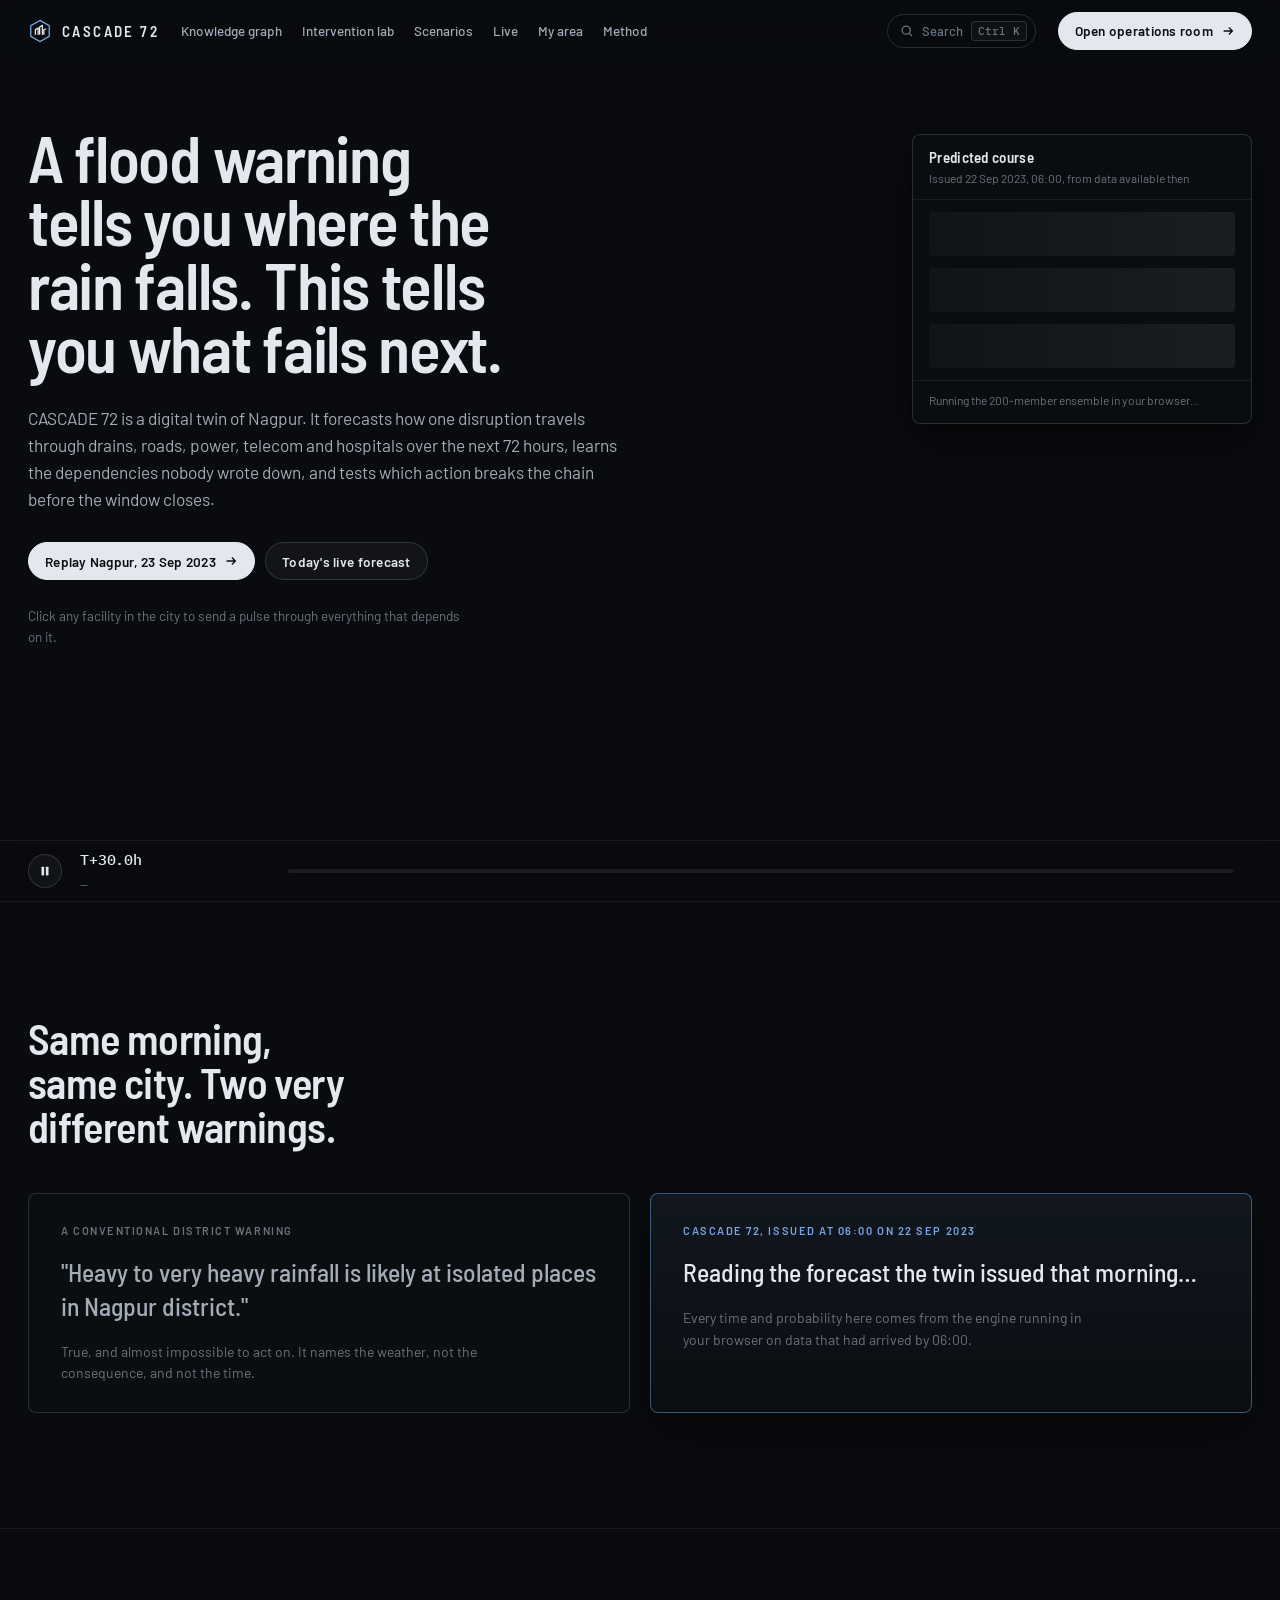
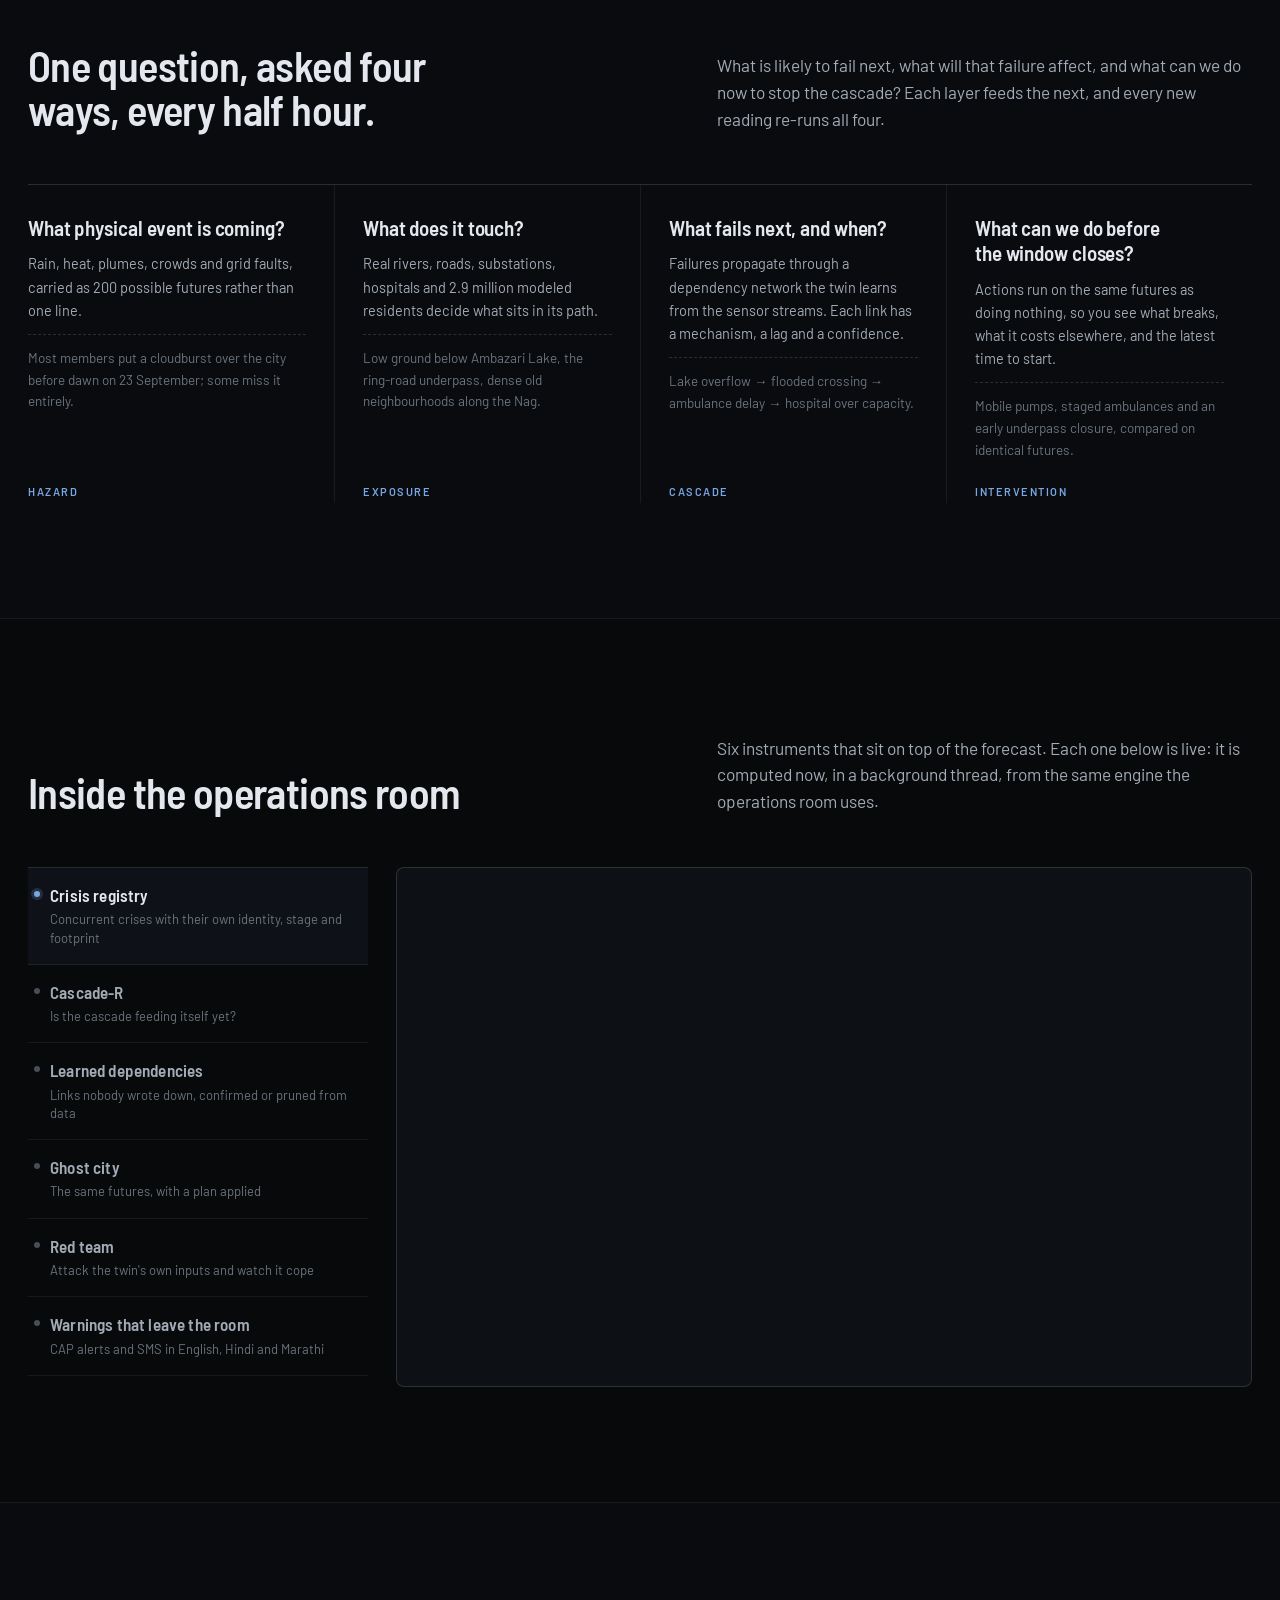
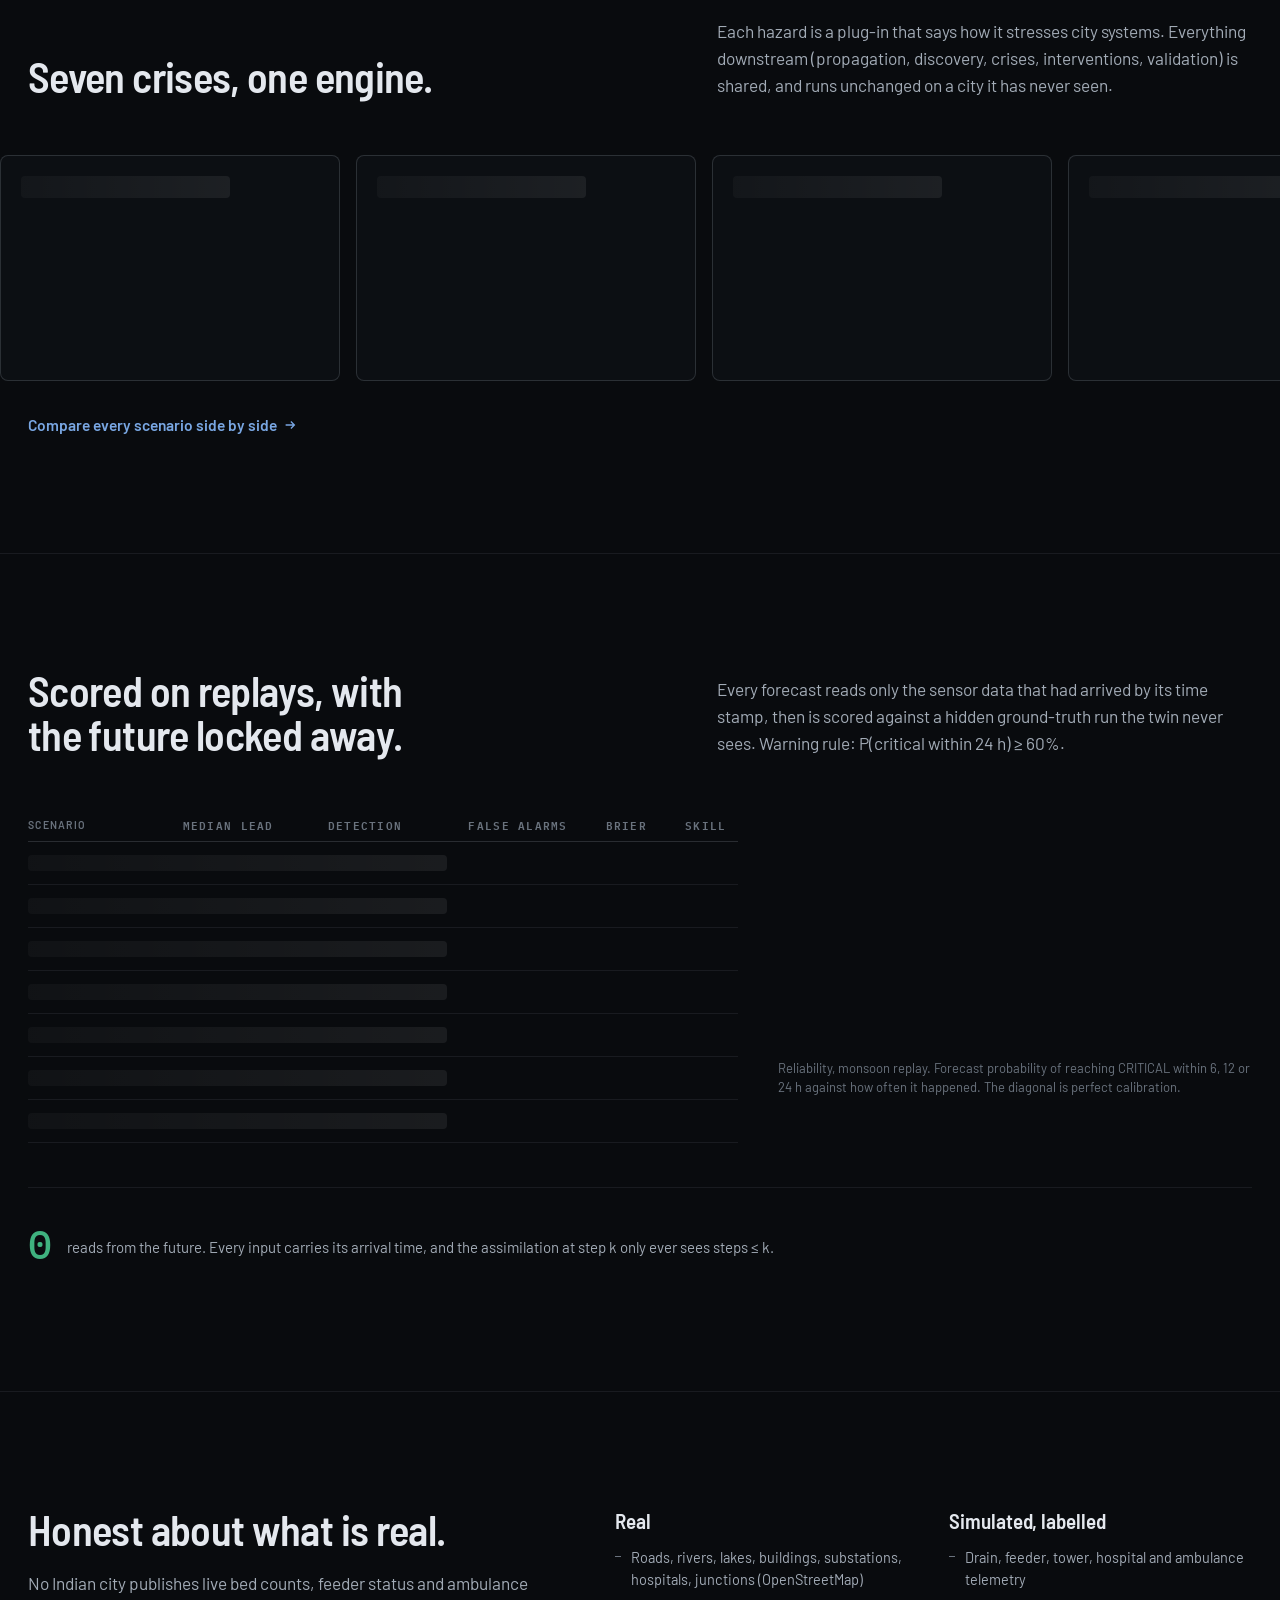
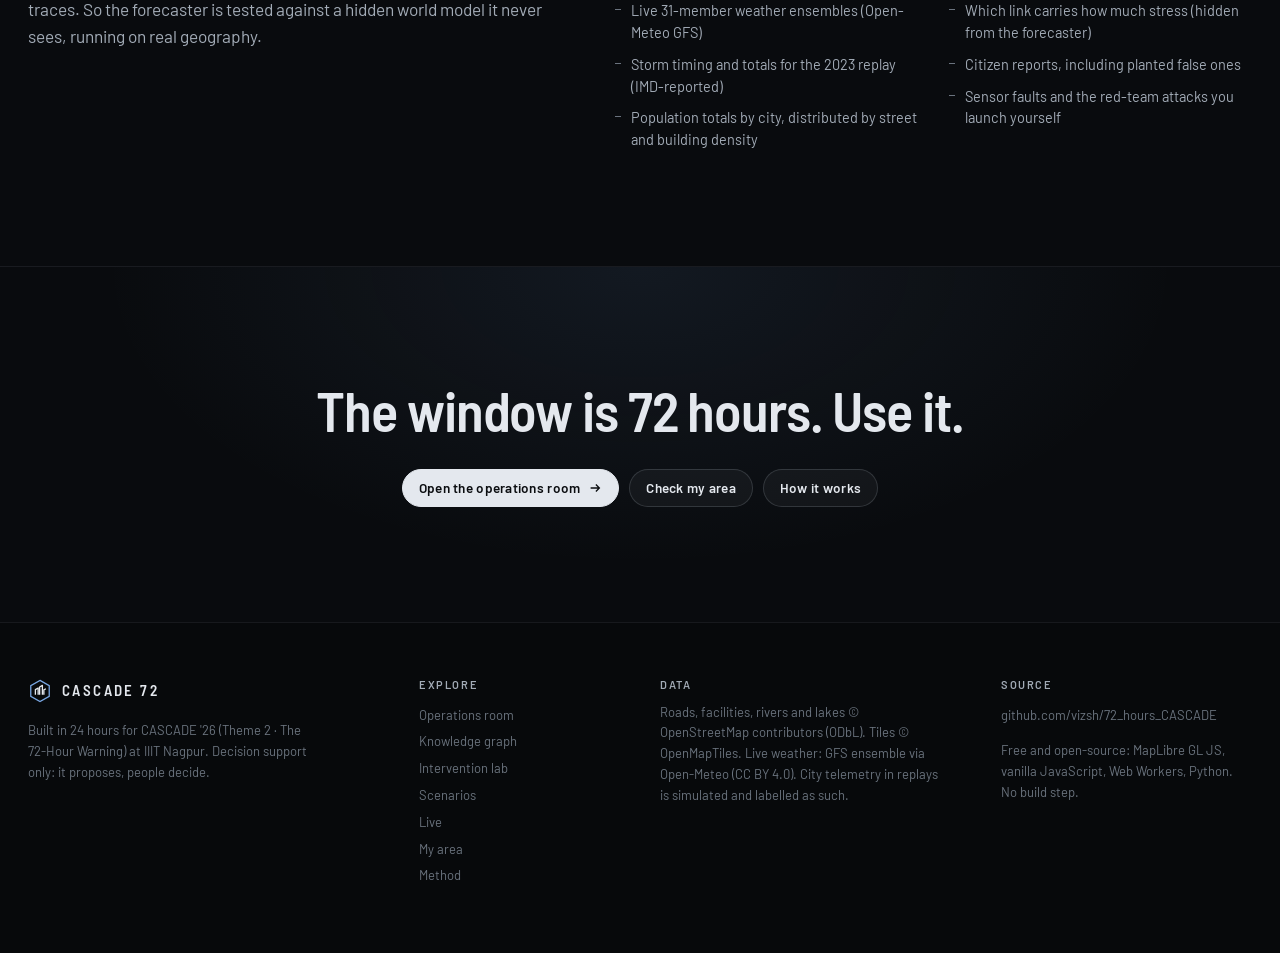
<file: index.html>
<!doctype html>
<html lang="en">
<head>
<meta charset="utf-8">
<meta name="viewport" content="width=device-width, initial-scale=1, viewport-fit=cover">
<title>CASCADE 72 · The 72-hour warning for cities</title>
<meta name="description" content="A digital twin of Nagpur that forecasts how a crisis cascades through drains, roads, power, telecom and hospitals up to 72 hours ahead, learns hidden dependencies, and tests which action breaks the chain.">
<meta name="theme-color" content="#090b0e">
<link rel="icon" href="data:image/svg+xml,%3Csvg xmlns='http://www.w3.org/2000/svg' viewBox='0 0 26 26'%3E%3Crect width='26' height='26' rx='5' fill='%23090b0e'/%3E%3Cpath d='M13 2.5 22 7.7v10.6L13 23.5 4 18.3V7.7z' fill='none' stroke='%2379a7e3' stroke-width='1.6'/%3E%3Cpath d='M8.5 16.5v-5l2.7-1.5v6.5M12.8 16.5V8.8l2.7-1.5v9.2' fill='none' stroke='%23e4e8ee' stroke-width='1.6'/%3E%3C/svg%3E">
<link rel="preconnect" href="https://fonts.googleapis.com">
<link rel="preconnect" href="https://fonts.gstatic.com" crossorigin>
<link rel="stylesheet" href="https://fonts.googleapis.com/css2?family=Barlow:wght@400;500;600;700&family=Barlow+Semi+Condensed:wght@500;600;700&family=IBM+Plex+Mono:wght@400;500;600&family=Noto+Sans+Devanagari:wght@400;500&display=swap">
<link rel="stylesheet" href="src/css/tokens.css">
<link rel="stylesheet" href="src/css/base.css">
<link rel="stylesheet" href="src/css/site.css">
<link rel="stylesheet" href="src/css/pages.css">
</head>
<body class="page-home">
<header id="site-header"></header>

<main>
  <section class="hero" aria-label="Nagpur, 23 September 2023, replayed">
    <canvas id="heroCity" class="hero-canvas" role="img" aria-label="Nagpur as columns of light: population warms with the risk of the facility it depends on, and stress travels between facilities as pulses."></canvas>
    <div class="wrap hero-grid">
      <div class="hero-copy">
        <h1 class="display">A flood warning tells you where the rain falls. This tells you what fails next.</h1>
        <p class="lede">CASCADE 72 is a digital twin of Nagpur. It forecasts how one disruption travels through drains, roads, power, telecom and hospitals over the next 72 hours, learns the dependencies nobody wrote down, and tests which action breaks the chain before the window closes.</p>
        <div class="actions">
          <a class="btn primary" href="twin.html?scenario=monsoon2023">Replay Nagpur, 23 Sep 2023 <svg viewBox="0 0 16 16" width="14" height="14" fill="none" stroke="currentColor" stroke-width="1.5" aria-hidden="true"><path d="M3 8h10M9 4l4 4-4 4"/></svg></a>
          <a class="btn" href="live.html">Today's live forecast</a>
        </div>
        <p class="hero-hint" id="heroHint">Click any facility in the city to send a pulse through everything that depends on it.</p>
      </div>
      <aside class="course" id="course" aria-live="polite">
        <div class="course-head">
          <div class="course-title">Predicted course</div>
          <div class="course-sub" id="courseSub">Issued 22 Sep 2023, 06:00, from data available then</div>
        </div>
        <ol class="course-list" id="courseList">
          <li class="skeleton" style="height:44px"></li><li class="skeleton" style="height:44px"></li><li class="skeleton" style="height:44px"></li>
        </ol>
        <div class="course-foot" id="courseFoot">Running the 200-member ensemble in your browser…</div>
      </aside>
    </div>
    <div class="hero-ticker">
      <div class="wrap ticker-row">
        <button class="tick-play" id="heroPlay" type="button" aria-label="Pause replay" aria-pressed="true">
          <svg viewBox="0 0 16 16" width="14" height="14" aria-hidden="true"><rect x="4" y="3" width="3" height="10" rx="0.8" fill="currentColor"/><rect x="9" y="3" width="3" height="10" rx="0.8" fill="currentColor"/></svg>
        </button>
        <div class="tick-clock"><span class="mono" id="heroT">T+30.0h</span><span id="heroClock">—</span></div>
        <div class="tick-track" id="heroTrack" aria-hidden="true"><i id="heroFill"></i><b id="heroMark"></b></div>
        <div class="tick-stats mono" id="heroStats"></div>
      </div>
    </div>
  </section>

  <section class="band" id="compare">
    <div class="wrap compare">
      <h2 class="h2">Same morning, same city. Two very different warnings.</h2>
      <div class="compare-grid">
        <figure class="quote plain">
          <figcaption>A conventional district warning</figcaption>
          <blockquote>"Heavy to very heavy rainfall is likely at isolated places in Nagpur district."</blockquote>
          <p>True, and almost impossible to act on. It names the weather, not the consequence, and not the time.</p>
        </figure>
        <figure class="quote lit">
          <figcaption>CASCADE 72, issued at 06:00 on 22 Sep 2023</figcaption>
          <blockquote id="compareText">Reading the forecast the twin issued that morning…</blockquote>
          <p id="compareNote">Every time and probability here comes from the engine running in your browser on data that had arrived by 06:00.</p>
        </figure>
      </div>
    </div>
  </section>

  <section class="band" id="how">
    <div class="wrap">
      <div class="sec-intro">
        <h2 class="h2">One question, asked four ways, every half hour.</h2>
        <p class="lede">What is likely to fail next, what will that failure affect, and what can we do now to stop the cascade? Each layer feeds the next, and every new reading re-runs all four.</p>
      </div>
      <ol class="layers">
        <li><h3 class="h3">What physical event is coming?</h3><p>Rain, heat, plumes, crowds and grid faults, carried as 200 possible futures rather than one line.</p><p class="eg">Most members put a cloudburst over the city before dawn on 23 September; some miss it entirely.</p><span class="layer-name">Hazard</span></li>
        <li><h3 class="h3">What does it touch?</h3><p>Real rivers, roads, substations, hospitals and 2.9 million modeled residents decide what sits in its path.</p><p class="eg">Low ground below Ambazari Lake, the ring-road underpass, dense old neighbourhoods along the Nag.</p><span class="layer-name">Exposure</span></li>
        <li><h3 class="h3">What fails next, and when?</h3><p>Failures propagate through a dependency network the twin learns from the sensor streams. Each link has a mechanism, a lag and a confidence.</p><p class="eg">Lake overflow → flooded crossing → ambulance delay → hospital over capacity.</p><span class="layer-name">Cascade</span></li>
        <li><h3 class="h3">What can we do before the window closes?</h3><p>Actions run on the same futures as doing nothing, so you see what breaks, what it costs elsewhere, and the latest time to start.</p><p class="eg">Mobile pumps, staged ambulances and an early underpass closure, compared on identical futures.</p><span class="layer-name">Intervention</span></li>
      </ol>
    </div>
  </section>

  <section class="band sunk" id="inside">
    <div class="wrap">
      <div class="sec-intro">
        <h2 class="h2">Inside the operations room</h2>
        <p class="lede">Six instruments that sit on top of the forecast. Each one below is live: it is computed now, in a background thread, from the same engine the operations room uses.</p>
      </div>
      <div class="explorer">
        <div class="explorer-tabs" role="tablist" aria-label="Capabilities">
          <button role="tab" aria-selected="true" data-cap="crises"><b>Crisis registry</b><span>Concurrent crises with their own identity, stage and footprint</span></button>
          <button role="tab" aria-selected="false" data-cap="cascader"><b>Cascade-R</b><span>Is the cascade feeding itself yet?</span></button>
          <button role="tab" aria-selected="false" data-cap="graph"><b>Learned dependencies</b><span>Links nobody wrote down, confirmed or pruned from data</span></button>
          <button role="tab" aria-selected="false" data-cap="ghost"><b>Ghost city</b><span>The same futures, with a plan applied</span></button>
          <button role="tab" aria-selected="false" data-cap="red"><b>Red team</b><span>Attack the twin's own inputs and watch it cope</span></button>
          <button role="tab" aria-selected="false" data-cap="comms"><b>Warnings that leave the room</b><span>CAP alerts and SMS in English, Hindi and Marathi</span></button>
        </div>
        <div class="explorer-stage panel" id="stage" role="tabpanel" aria-live="polite"></div>
      </div>
    </div>
  </section>

  <section class="band" id="scenarios">
    <div class="wrap">
      <div class="sec-intro">
        <h2 class="h2">Seven crises, one engine.</h2>
        <p class="lede">Each hazard is a plug-in that says how it stresses city systems. Everything downstream (propagation, discovery, crises, interventions, validation) is shared, and runs unchanged on a city it has never seen.</p>
      </div>
    </div>
    <div class="strip" id="strip" aria-label="Scenarios"></div>
    <div class="wrap strip-foot"><a class="text-link" href="scenarios.html">Compare every scenario side by side <svg viewBox="0 0 16 16" width="14" height="14" fill="none" stroke="currentColor" stroke-width="1.5" aria-hidden="true"><path d="M3 8h10M9 4l4 4-4 4"/></svg></a></div>
  </section>

  <section class="band" id="proof">
    <div class="wrap">
      <div class="sec-intro">
        <h2 class="h2">Scored on replays, with the future locked away.</h2>
        <p class="lede">Every forecast reads only the sensor data that had arrived by its time stamp, then is scored against a hidden ground-truth run the twin never sees. Warning rule: P(critical within 24 h) ≥ 60%.</p>
      </div>
      <div class="proof-grid">
        <div class="table-scroll"><table class="dtable" id="scoreTable"><thead><tr><th>Scenario</th><th class="n">Median lead</th><th class="n">Detection</th><th class="n">False alarms</th><th class="n">Brier</th><th class="n">Skill</th></tr></thead><tbody></tbody></table></div>
        <figure class="reliab">
          <canvas class="chart" id="relChart" style="height:240px"></canvas>
          <figcaption>Reliability, monsoon replay. Forecast probability of reaching CRITICAL within 6, 12 or 24 h against how often it happened. The diagonal is perfect calibration.</figcaption>
        </figure>
      </div>
      <p class="future-lock"><span class="mono">0</span> reads from the future. Every input carries its arrival time, and the assimilation at step k only ever sees steps ≤ k.</p>
    </div>
  </section>

  <section class="band" id="honest">
    <div class="wrap honest">
      <div>
        <h2 class="h2">Honest about what is real.</h2>
        <p class="lede">No Indian city publishes live bed counts, feeder status and ambulance traces. So the forecaster is tested against a hidden world model it never sees, running on real geography.</p>
      </div>
      <div class="honest-lists">
        <div><h3 class="h3">Real</h3><ul><li>Roads, rivers, lakes, buildings, substations, hospitals, junctions (OpenStreetMap)</li><li>Live 31-member weather ensembles (Open-Meteo GFS)</li><li>Storm timing and totals for the 2023 replay (IMD-reported)</li><li>Population totals by city, distributed by street and building density</li></ul></div>
        <div><h3 class="h3">Simulated, labelled</h3><ul><li>Drain, feeder, tower, hospital and ambulance telemetry</li><li>Which link carries how much stress (hidden from the forecaster)</li><li>Citizen reports, including planted false ones</li><li>Sensor faults and the red-team attacks you launch yourself</li></ul></div>
      </div>
    </div>
  </section>

  <section class="band cta-band">
    <div class="wrap cta">
      <h2 class="h1">The window is 72 hours. Use it.</h2>
      <div class="actions">
        <a class="btn primary" href="twin.html">Open the operations room <svg viewBox="0 0 16 16" width="14" height="14" fill="none" stroke="currentColor" stroke-width="1.5" aria-hidden="true"><path d="M3 8h10M9 4l4 4-4 4"/></svg></a>
        <a class="btn" href="citizen.html">Check my area</a>
        <a class="btn" href="method.html">How it works</a>
      </div>
    </div>
  </section>
</main>

<footer id="site-footer"></footer>

<script src="src/js/data/geodata_nagpur.js"></script>
<script src="src/js/core.js"></script>
<script src="src/js/engine/scenarios.js"></script>
<script src="src/js/site/site.js"></script>
<script src="src/js/site/citycanvas.js"></script>
<script src="src/js/site/home.js"></script>
</body>
</html>
</file>
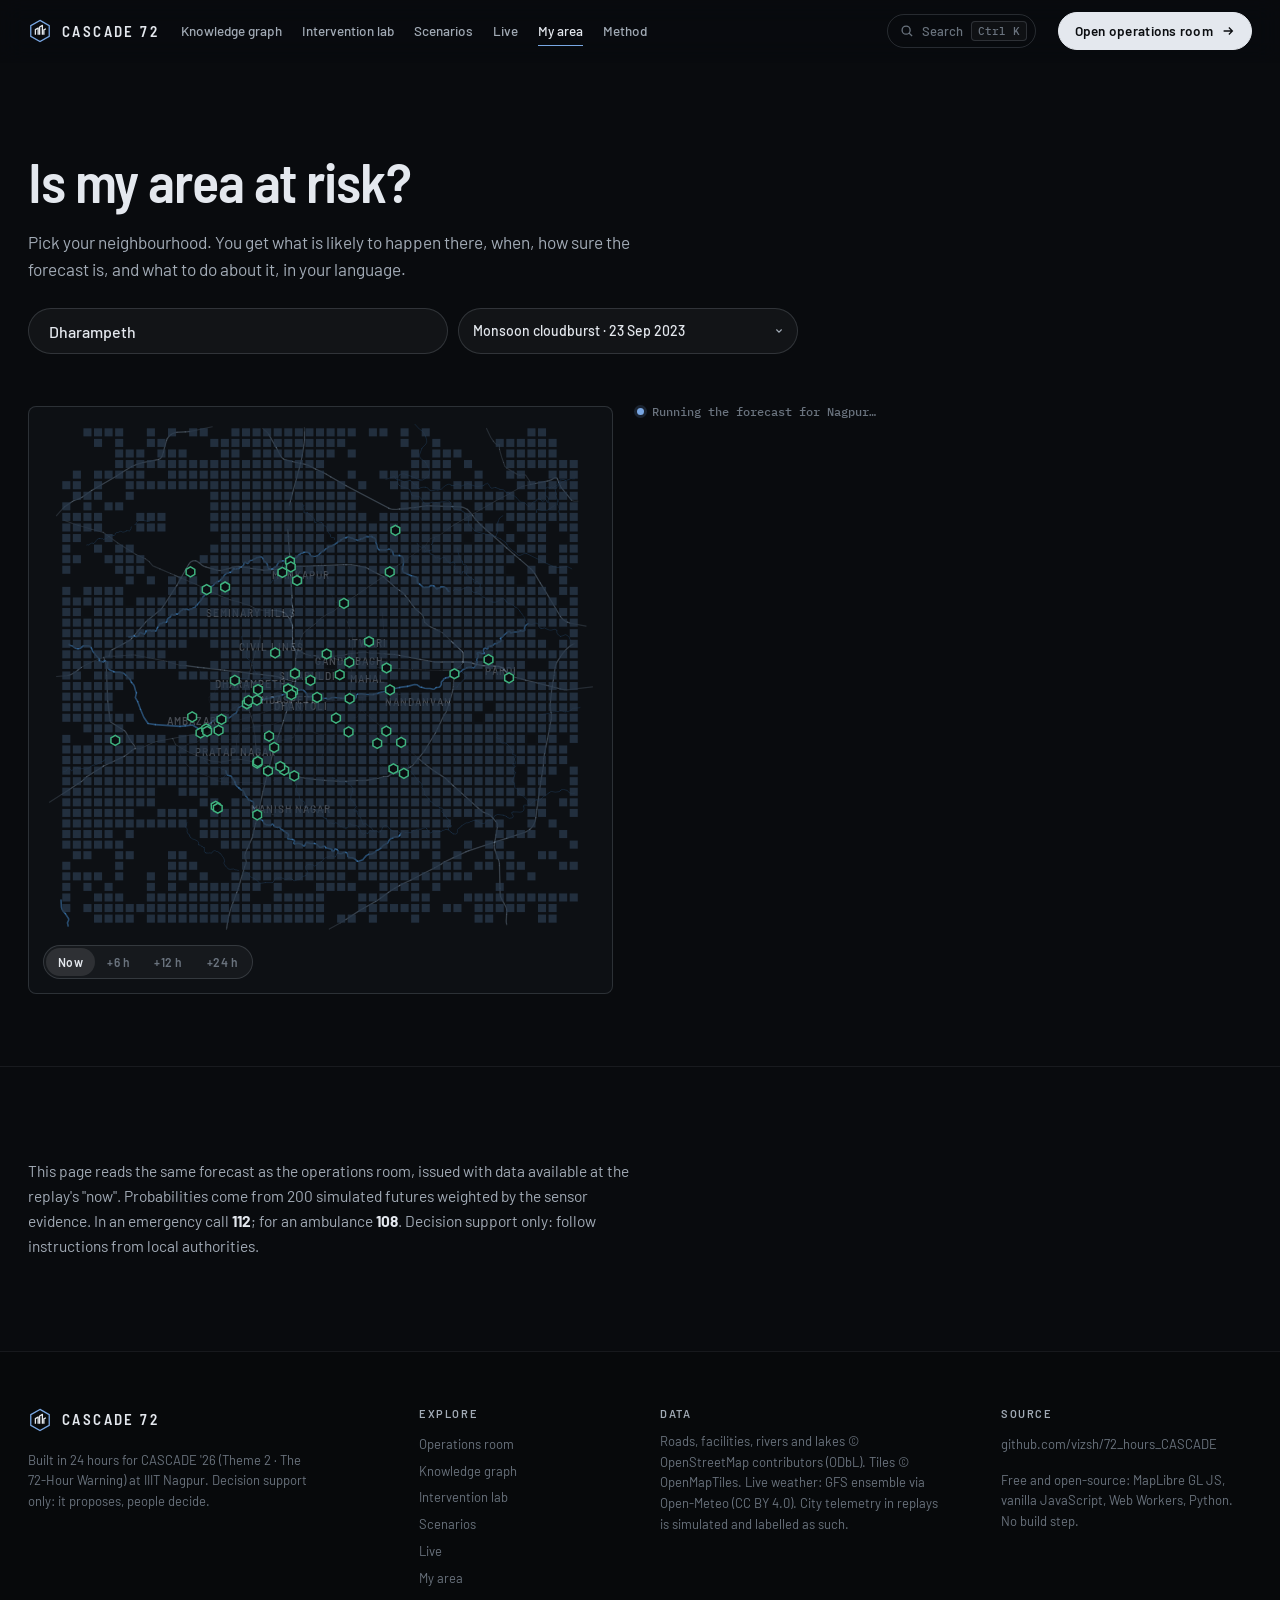
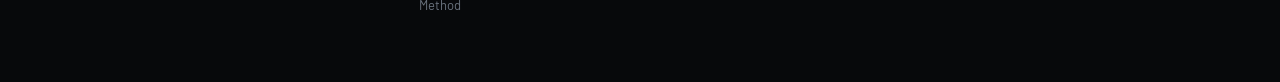
<file: citizen.html>
<!doctype html>
<html lang="en">
<head>
<meta charset="utf-8">
<meta name="viewport" content="width=device-width, initial-scale=1, viewport-fit=cover">
<title>My area · CASCADE 72</title>
<meta name="description" content="Is my neighbourhood at risk in the next 72 hours? A plain-language forecast for Nagpur residents, with what to do in English, Hindi and Marathi.">
<meta name="theme-color" content="#090b0e">
<link rel="icon" href="data:image/svg+xml,%3Csvg xmlns='http://www.w3.org/2000/svg' viewBox='0 0 26 26'%3E%3Crect width='26' height='26' rx='5' fill='%23090b0e'/%3E%3Cpath d='M13 2.5 22 7.7v10.6L13 23.5 4 18.3V7.7z' fill='none' stroke='%2379a7e3' stroke-width='1.6'/%3E%3Cpath d='M8.5 16.5v-5l2.7-1.5v6.5M12.8 16.5V8.8l2.7-1.5v9.2' fill='none' stroke='%23e4e8ee' stroke-width='1.6'/%3E%3C/svg%3E">
<link rel="preconnect" href="https://fonts.googleapis.com">
<link rel="preconnect" href="https://fonts.gstatic.com" crossorigin>
<link rel="stylesheet" href="https://fonts.googleapis.com/css2?family=Barlow:wght@400;500;600;700&family=Barlow+Semi+Condensed:wght@500;600;700&family=IBM+Plex+Mono:wght@400;500;600&family=Noto+Sans+Devanagari:wght@400;500;600&display=swap">
<link rel="stylesheet" href="src/css/tokens.css">
<link rel="stylesheet" href="src/css/base.css">
<link rel="stylesheet" href="src/css/site.css">
<link rel="stylesheet" href="src/css/pages.css">
</head>
<body class="page-citizen">
<header id="site-header"></header>
<main>
  <section class="wrap page-head citizen-head">
    <h1 class="h1">Is my area at risk?</h1>
    <p class="lede">Pick your neighbourhood. You get what is likely to happen there, when, how sure the forecast is, and what to do about it, in your language.</p>
    <div class="citizen-search">
      <input class="field" id="cArea" list="cAreas" placeholder="Dharampeth, Sitabuldi, Mankapur…" aria-label="Your area" autocomplete="off">
      <datalist id="cAreas"></datalist>
      <select class="field" id="cScen" aria-label="Situation"></select>
    </div>
  </section>

  <section class="wrap citizen-body">
    <div class="citizen-map panel">
      <canvas id="cMap" aria-label="Map of Nagpur neighbourhoods coloured by forecast risk. Click to choose an area."></canvas>
      <div class="cmap-bar">
        <div class="seg" id="cH" role="group" aria-label="Forecast horizon"><button type="button" data-h="0" aria-pressed="true">Now</button><button type="button" data-h="6" aria-pressed="false">+6 h</button><button type="button" data-h="12" aria-pressed="false">+12 h</button><button type="button" data-h="24" aria-pressed="false">+24 h</button></div>
        <span class="mono dim" id="cAsOf"></span>
      </div>
    </div>
    <article class="citizen-card" id="cCard" aria-live="polite">
      <div class="skeleton" style="height:120px"></div><div class="skeleton" style="height:180px;margin-top:16px"></div>
    </article>
  </section>

  <section class="band tight">
    <div class="wrap citizen-foot">
      <p class="body">This page reads the same forecast as the operations room, issued with data available at the replay's "now". Probabilities come from 200 simulated futures weighted by the sensor evidence. In an emergency call <b>112</b>; for an ambulance <b>108</b>. Decision support only: follow instructions from local authorities.</p>
    </div>
  </section>
</main>
<footer id="site-footer"></footer>
<script src="src/js/data/geodata_nagpur.js"></script>
<script src="src/js/core.js"></script>
<script src="src/js/engine/scenarios.js"></script>
<script src="src/js/site/site.js"></script>
<script src="src/js/site/citycanvas.js"></script>
<script src="src/js/site/citizen.js"></script>
</body>
</html>
</file>
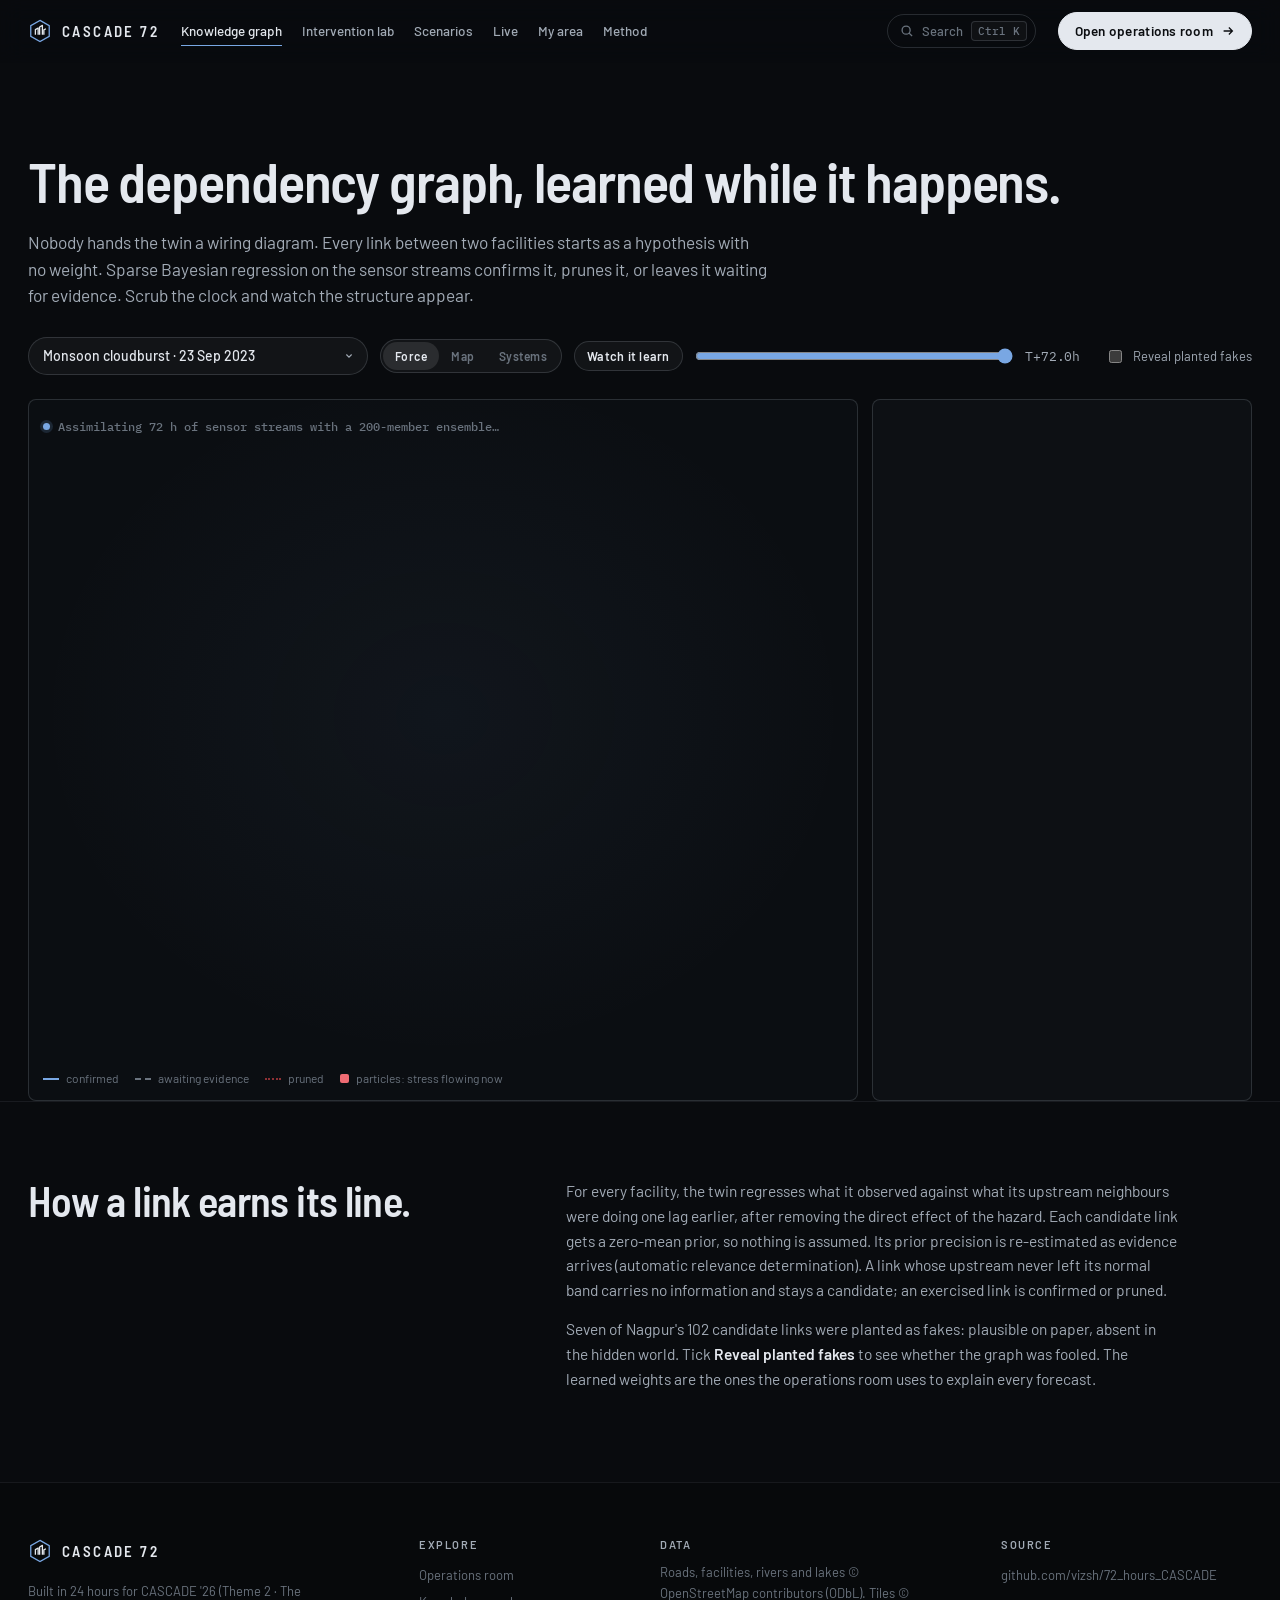
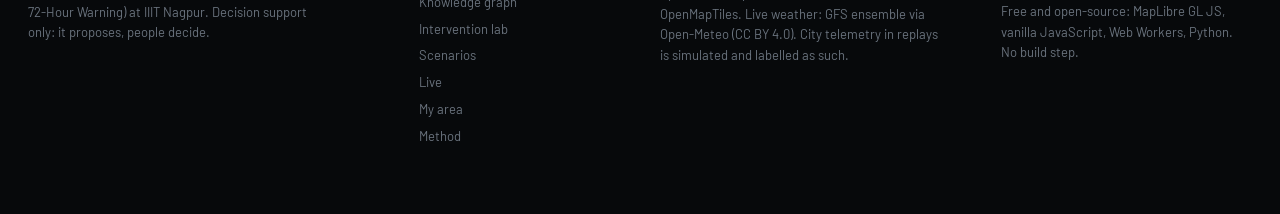
<file: graph.html>
<!doctype html>
<html lang="en">
<head>
<meta charset="utf-8">
<meta name="viewport" content="width=device-width, initial-scale=1, viewport-fit=cover">
<title>Knowledge graph · CASCADE 72</title>
<meta name="description" content="The dependency graph between Nagpur's drains, roads, substations, telecom sites, ambulances and hospitals, learned live from sensor streams by sparse Bayesian regression.">
<meta name="theme-color" content="#090b0e">
<link rel="icon" href="data:image/svg+xml,%3Csvg xmlns='http://www.w3.org/2000/svg' viewBox='0 0 26 26'%3E%3Crect width='26' height='26' rx='5' fill='%23090b0e'/%3E%3Cpath d='M13 2.5 22 7.7v10.6L13 23.5 4 18.3V7.7z' fill='none' stroke='%2379a7e3' stroke-width='1.6'/%3E%3Cpath d='M8.5 16.5v-5l2.7-1.5v6.5M12.8 16.5V8.8l2.7-1.5v9.2' fill='none' stroke='%23e4e8ee' stroke-width='1.6'/%3E%3C/svg%3E">
<link rel="preconnect" href="https://fonts.googleapis.com">
<link rel="preconnect" href="https://fonts.gstatic.com" crossorigin>
<link rel="stylesheet" href="https://fonts.googleapis.com/css2?family=Barlow:wght@400;500;600;700&family=Barlow+Semi+Condensed:wght@500;600;700&family=IBM+Plex+Mono:wght@400;500;600&display=swap">
<link rel="stylesheet" href="src/css/tokens.css">
<link rel="stylesheet" href="src/css/base.css">
<link rel="stylesheet" href="src/css/site.css">
<link rel="stylesheet" href="src/css/pages.css">
</head>
<body class="page-graph">
<header id="site-header"></header>
<main>
  <section class="wrap page-head graph-head">
    <h1 class="h1">The dependency graph, learned while it happens.</h1>
    <p class="lede">Nobody hands the twin a wiring diagram. Every link between two facilities starts as a hypothesis with no weight. Sparse Bayesian regression on the sensor streams confirms it, prunes it, or leaves it waiting for evidence. Scrub the clock and watch the structure appear.</p>
  </section>

  <section class="graph-app wrap">
    <div class="graph-bar">
      <select class="field" id="gScen" aria-label="Scenario"></select>
      <div class="seg" id="gLayout" role="group" aria-label="Layout">
        <button type="button" data-l="force" aria-pressed="true">Force</button>
        <button type="button" data-l="map" aria-pressed="false">Map</button>
        <button type="button" data-l="systems" aria-pressed="false">Systems</button>
      </div>
      <div class="g-time">
        <button class="btn sm" id="gLearn" type="button">Watch it learn</button>
        <input type="range" id="gT" min="0" max="144" value="144" aria-label="Time">
        <span class="mono" id="gTlabel">T+72.0h</span>
      </div>
      <label class="g-toggle"><input type="checkbox" id="gFakes"> Reveal planted fakes</label>
    </div>
    <div class="graph-chips" id="gChips"></div>
    <div class="graph-body">
      <div class="graph-stage panel">
        <canvas id="gCanvas" aria-label="Interactive dependency graph. Drag nodes, scroll to zoom, click a facility for details."></canvas>
        <div class="graph-status"><span class="status-line" id="gStatus"><i class="led"></i>Assimilating 72 h of sensor streams…</span></div>
        <div class="graph-legend legend-inline">
          <span><i style="border-color:#79a7e3"></i>confirmed</span>
          <span><i style="border-color:#6a737e;border-top-style:dashed"></i>awaiting evidence</span>
          <span><i style="border-color:rgba(229,72,77,.6);border-top-style:dotted"></i>pruned</span>
          <span><i class="box" style="background:#ef6b73;width:9px"></i>particles: stress flowing now</span>
        </div>
      </div>
      <aside class="graph-side panel" id="gSide" aria-live="polite"></aside>
    </div>
  </section>

  <section class="band tight">
    <div class="wrap graph-explain">
      <div>
        <h2 class="h2">How a link earns its line.</h2>
      </div>
      <div class="body">
        <p>For every facility, the twin regresses what it observed against what its upstream neighbours were doing one lag earlier, after removing the direct effect of the hazard. Each candidate link gets a zero-mean prior, so nothing is assumed. Its prior precision is re-estimated as evidence arrives (automatic relevance determination). A link whose upstream never left its normal band carries no information and stays a candidate; an exercised link is confirmed or pruned.</p>
        <p>Seven of Nagpur's 102 candidate links were planted as fakes: plausible on paper, absent in the hidden world. Tick <b>Reveal planted fakes</b> to see whether the graph was fooled. The learned weights are the ones the operations room uses to explain every forecast.</p>
      </div>
    </div>
  </section>
</main>
<footer id="site-footer"></footer>
<script src="src/js/data/geodata_nagpur.js"></script>
<script src="src/js/core.js"></script>
<script src="src/js/engine/scenarios.js"></script>
<script src="src/js/site/site.js"></script>
<script src="src/js/site/graph.js"></script>
</body>
</html>
</file>
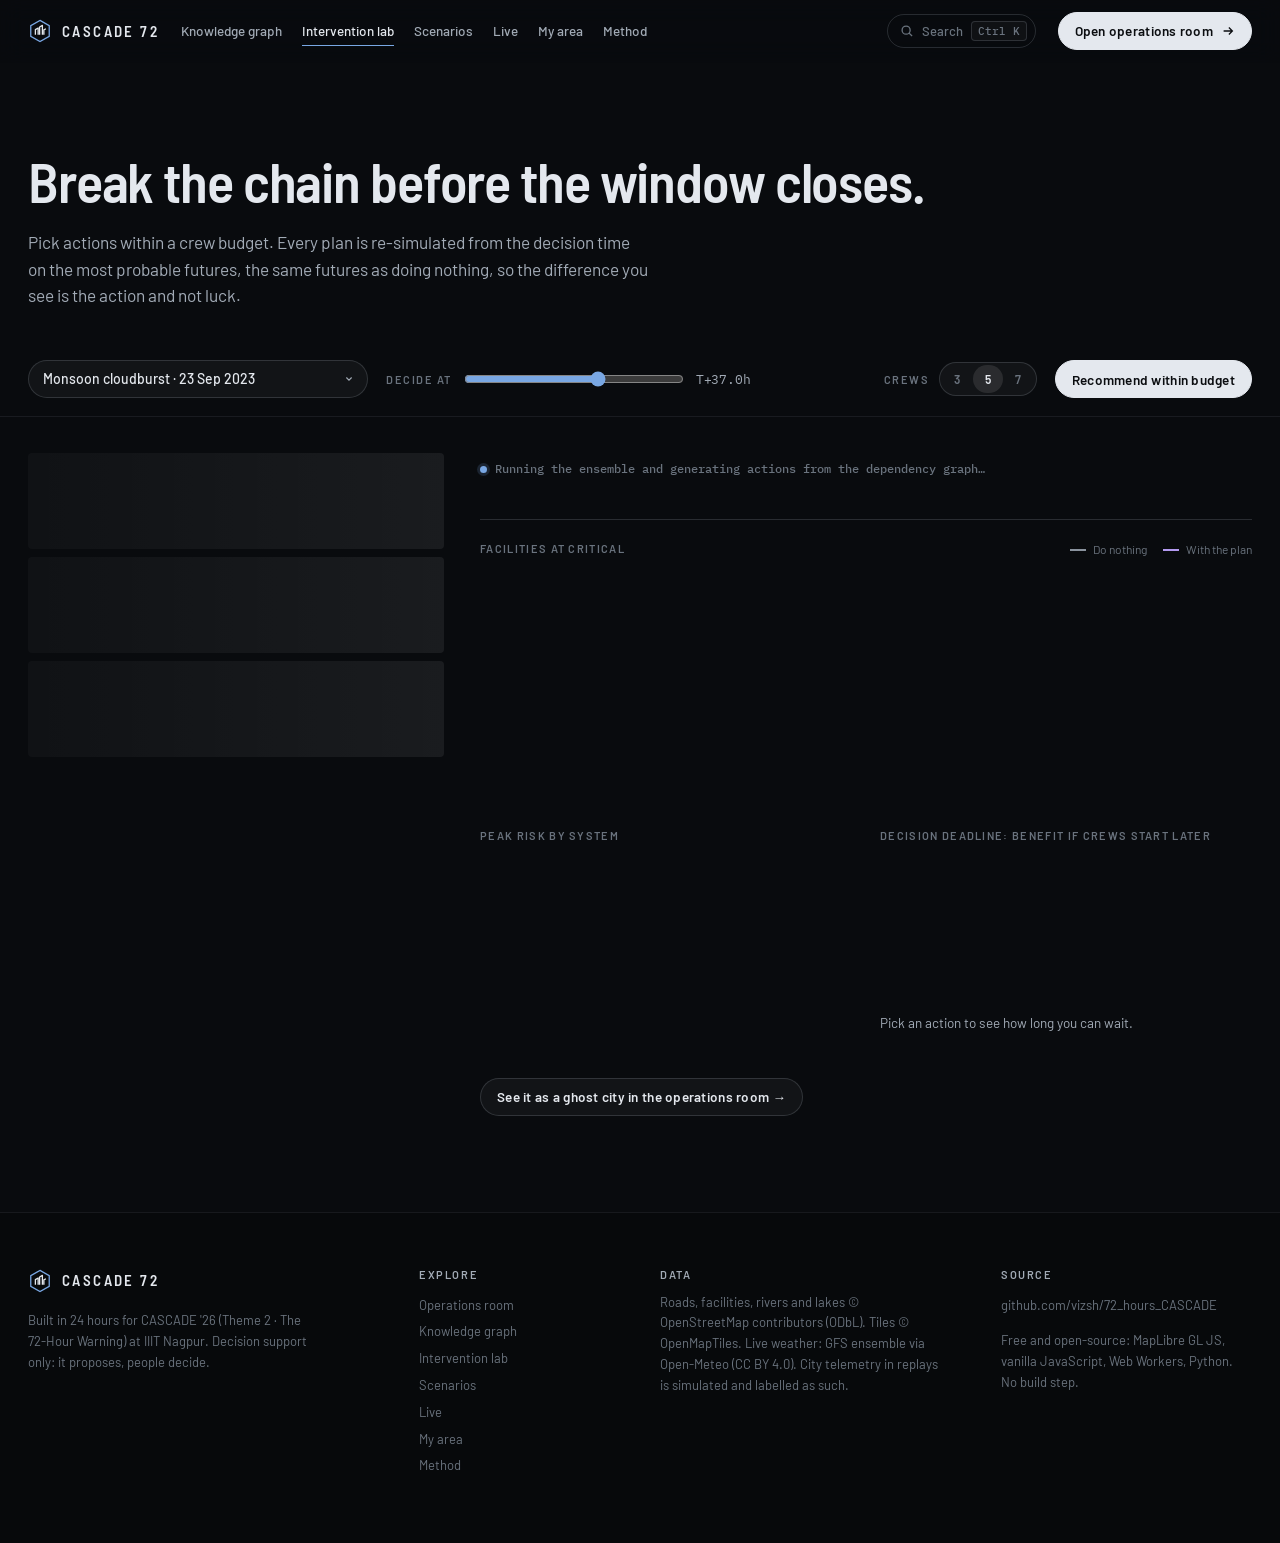
<file: lab.html>
<!doctype html>
<html lang="en">
<head>
<meta charset="utf-8">
<meta name="viewport" content="width=device-width, initial-scale=1, viewport-fit=cover">
<title>Intervention lab · CASCADE 72</title>
<meta name="description" content="Choose preventive actions under a crew budget and compare them with doing nothing on the same simulated futures: outcomes, side effects and the decision deadline.">
<meta name="theme-color" content="#090b0e">
<link rel="icon" href="data:image/svg+xml,%3Csvg xmlns='http://www.w3.org/2000/svg' viewBox='0 0 26 26'%3E%3Crect width='26' height='26' rx='5' fill='%23090b0e'/%3E%3Cpath d='M13 2.5 22 7.7v10.6L13 23.5 4 18.3V7.7z' fill='none' stroke='%2379a7e3' stroke-width='1.6'/%3E%3Cpath d='M8.5 16.5v-5l2.7-1.5v6.5M12.8 16.5V8.8l2.7-1.5v9.2' fill='none' stroke='%23e4e8ee' stroke-width='1.6'/%3E%3C/svg%3E">
<link rel="preconnect" href="https://fonts.googleapis.com">
<link rel="preconnect" href="https://fonts.gstatic.com" crossorigin>
<link rel="stylesheet" href="https://fonts.googleapis.com/css2?family=Barlow:wght@400;500;600;700&family=Barlow+Semi+Condensed:wght@500;600;700&family=IBM+Plex+Mono:wght@400;500;600&display=swap">
<link rel="stylesheet" href="src/css/tokens.css">
<link rel="stylesheet" href="src/css/base.css">
<link rel="stylesheet" href="src/css/site.css">
<link rel="stylesheet" href="src/css/pages.css">
</head>
<body class="page-lab">
<header id="site-header"></header>
<main>
  <section class="wrap page-head">
    <h1 class="h1">Break the chain before the window closes.</h1>
    <p class="lede">Pick actions within a crew budget. Every plan is re-simulated from the decision time on the most probable futures, the same futures as doing nothing, so the difference you see is the action and not luck.</p>
  </section>

  <section class="wrap lab-bar">
    <select class="field" id="lScen" aria-label="Scenario"></select>
    <div class="lab-time">
      <span class="label">Decide at</span>
      <input type="range" id="lK" min="0" max="120" value="74" aria-label="Decision time">
      <span class="mono" id="lKlabel">T+37.0h</span>
    </div>
    <div class="lab-budget"><span class="label">Crews</span><div class="seg" id="lBudget"><button type="button" data-b="3" aria-pressed="false">3</button><button type="button" data-b="5" aria-pressed="true">5</button><button type="button" data-b="7" aria-pressed="false">7</button></div></div>
    <button class="btn primary" id="lRec" type="button">Recommend within budget</button>
  </section>

  <section class="wrap lab-body">
    <div class="lab-actions">
      <div class="lab-pips" id="lPips" aria-label="Crews used"></div>
      <div id="lActs" class="lab-acts"><div class="skeleton" style="height:96px"></div><div class="skeleton" style="height:96px"></div><div class="skeleton" style="height:96px"></div></div>
    </div>
    <div class="lab-results">
      <div class="lab-verdict" id="lVerdict"><span class="status-line"><i class="led"></i>Loading the action catalogue…</span></div>
      <div class="lab-ledger" id="lLedger"></div>
      <figure class="lab-fig">
        <figcaption><span>Facilities at CRITICAL</span><span class="legend-inline"><span><i style="border-color:#8a939e"></i>Do nothing</span><span><i style="border-color:#b39af0"></i>With the plan</span></span></figcaption>
        <canvas class="chart" id="lChart" style="height:240px"></canvas>
      </figure>
      <div class="lab-split">
        <figure class="lab-fig">
          <figcaption><span>Peak risk by system</span></figcaption>
          <div class="lab-sys" id="lSys"></div>
        </figure>
        <figure class="lab-fig">
          <figcaption><span>Decision deadline: benefit if crews start later</span></figcaption>
          <canvas class="chart" id="lDead" style="height:150px"></canvas>
          <p class="lab-dl" id="lDl">Pick an action to see how long you can wait.</p>
        </figure>
      </div>
      <div class="lab-side" id="lSide"></div>
      <div class="lab-foot"><a class="btn" id="lGhost" href="twin.html">See it as a ghost city in the operations room →</a></div>
    </div>
  </section>
</main>
<footer id="site-footer"></footer>
<script src="src/js/data/geodata_nagpur.js"></script>
<script src="src/js/core.js"></script>
<script src="src/js/engine/scenarios.js"></script>
<script src="src/js/site/site.js"></script>
<script src="src/js/site/lab.js"></script>
</body>
</html>
</file>
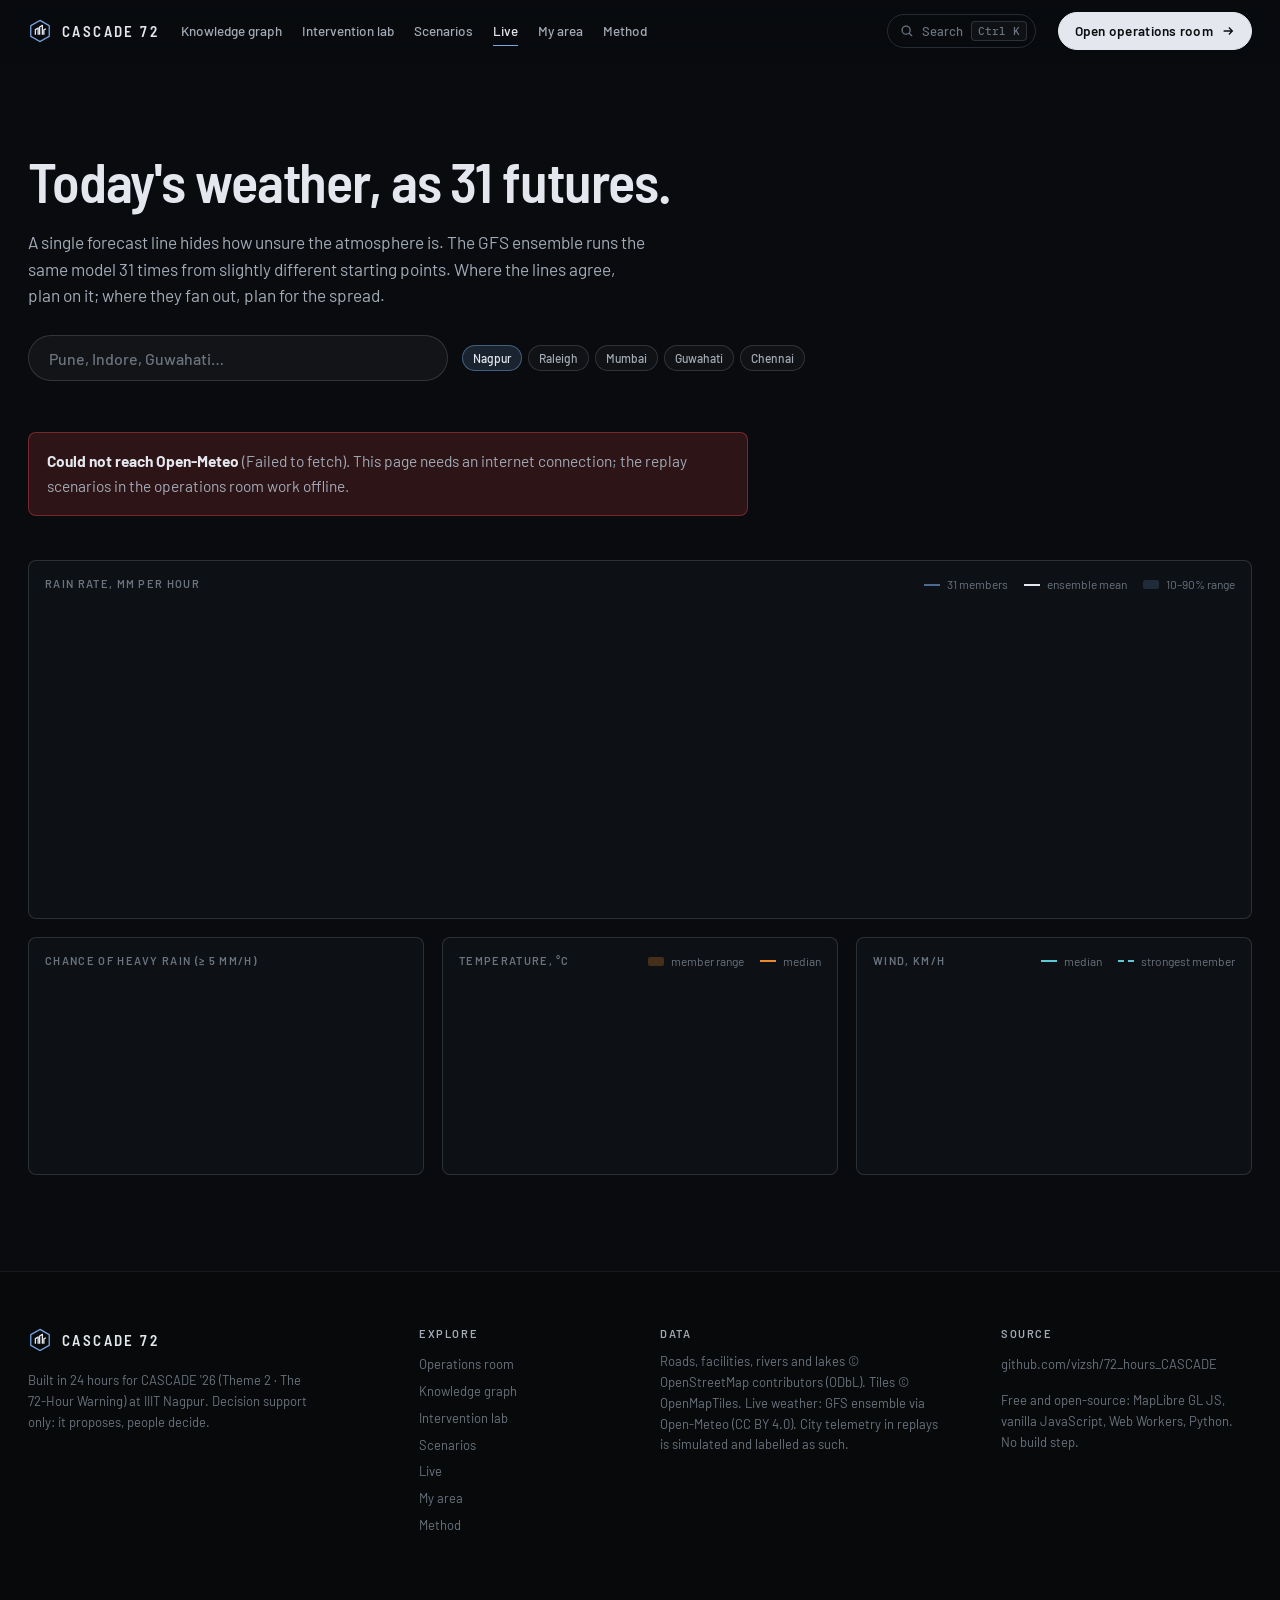
<file: live.html>
<!doctype html>
<html lang="en">
<head>
<meta charset="utf-8">
<meta name="viewport" content="width=device-width, initial-scale=1, viewport-fit=cover">
<title>Live forecast · CASCADE 72</title>
<meta name="description" content="Today's weather for any city as 31 possible futures from the GFS ensemble, and a one-click run through the Nagpur or Raleigh digital twin.">
<meta name="theme-color" content="#090b0e">
<link rel="icon" href="data:image/svg+xml,%3Csvg xmlns='http://www.w3.org/2000/svg' viewBox='0 0 26 26'%3E%3Crect width='26' height='26' rx='5' fill='%23090b0e'/%3E%3Cpath d='M13 2.5 22 7.7v10.6L13 23.5 4 18.3V7.7z' fill='none' stroke='%2379a7e3' stroke-width='1.6'/%3E%3Cpath d='M8.5 16.5v-5l2.7-1.5v6.5M12.8 16.5V8.8l2.7-1.5v9.2' fill='none' stroke='%23e4e8ee' stroke-width='1.6'/%3E%3C/svg%3E">
<link rel="preconnect" href="https://fonts.googleapis.com">
<link rel="preconnect" href="https://fonts.gstatic.com" crossorigin>
<link rel="stylesheet" href="https://fonts.googleapis.com/css2?family=Barlow:wght@400;500;600;700&family=Barlow+Semi+Condensed:wght@500;600;700&family=IBM+Plex+Mono:wght@400;500;600&display=swap">
<link rel="stylesheet" href="src/css/tokens.css">
<link rel="stylesheet" href="src/css/base.css">
<link rel="stylesheet" href="src/css/site.css">
<link rel="stylesheet" href="src/css/pages.css">
</head>
<body class="page-live">
<header id="site-header"></header>
<main>
  <section class="wrap page-head">
    <h1 class="h1">Today's weather, as 31 futures.</h1>
    <p class="lede">A single forecast line hides how unsure the atmosphere is. The GFS ensemble runs the same model 31 times from slightly different starting points. Where the lines agree, plan on it; where they fan out, plan for the spread.</p>
    <div class="live-search">
      <div class="live-in"><input class="field" id="wCity" placeholder="Pune, Indore, Guwahati…" aria-label="City" autocomplete="off"><div class="live-sug" id="wSug" role="listbox" hidden></div></div>
      <div class="live-quick" id="wQuick"></div>
    </div>
  </section>

  <section class="wrap live-body">
    <div class="live-summary" id="wSummary"><span class="status-line"><i class="led"></i>Fetching the ensemble from Open-Meteo…</span></div>
    <figure class="live-fig panel">
      <figcaption><span>Rain rate, mm per hour</span><span class="legend-inline"><span><i style="border-color:rgba(121,167,227,.6)"></i>31 members</span><span><i style="border-color:#e4e8ee"></i>ensemble mean</span><span><i class="box" style="background:rgba(121,167,227,.18)"></i>10–90% range</span></span></figcaption>
      <canvas class="chart" id="wRain" style="height:300px"></canvas>
    </figure>
    <div class="live-split">
      <figure class="live-fig panel"><figcaption><span>Chance of heavy rain (≥ 5 mm/h)</span></figcaption><canvas class="chart" id="wHeavy" style="height:180px"></canvas></figure>
      <figure class="live-fig panel"><figcaption><span>Temperature, °C</span><span class="legend-inline"><span><i class="box" style="background:rgba(238,138,42,.25)"></i>member range</span><span><i style="border-color:#ee8a2a"></i>median</span></span></figcaption><canvas class="chart" id="wTemp" style="height:180px"></canvas></figure>
      <figure class="live-fig panel"><figcaption><span>Wind, km/h</span><span class="legend-inline"><span><i style="border-color:#5fc8d6"></i>median</span><span><i style="border-color:#5fc8d6;border-top-style:dashed"></i>strongest member</span></span></figcaption><canvas class="chart" id="wWind" style="height:180px"></canvas></figure>
    </div>
    <div class="live-cta" id="wCta"></div>
  </section>
</main>
<footer id="site-footer"></footer>
<script src="src/js/data/geodata_nagpur.js"></script>
<script src="src/js/core.js"></script>
<script src="src/js/engine/scenarios.js"></script>
<script src="src/js/site/site.js"></script>
<script src="src/js/site/forecast.js"></script>
</body>
</html>
</file>
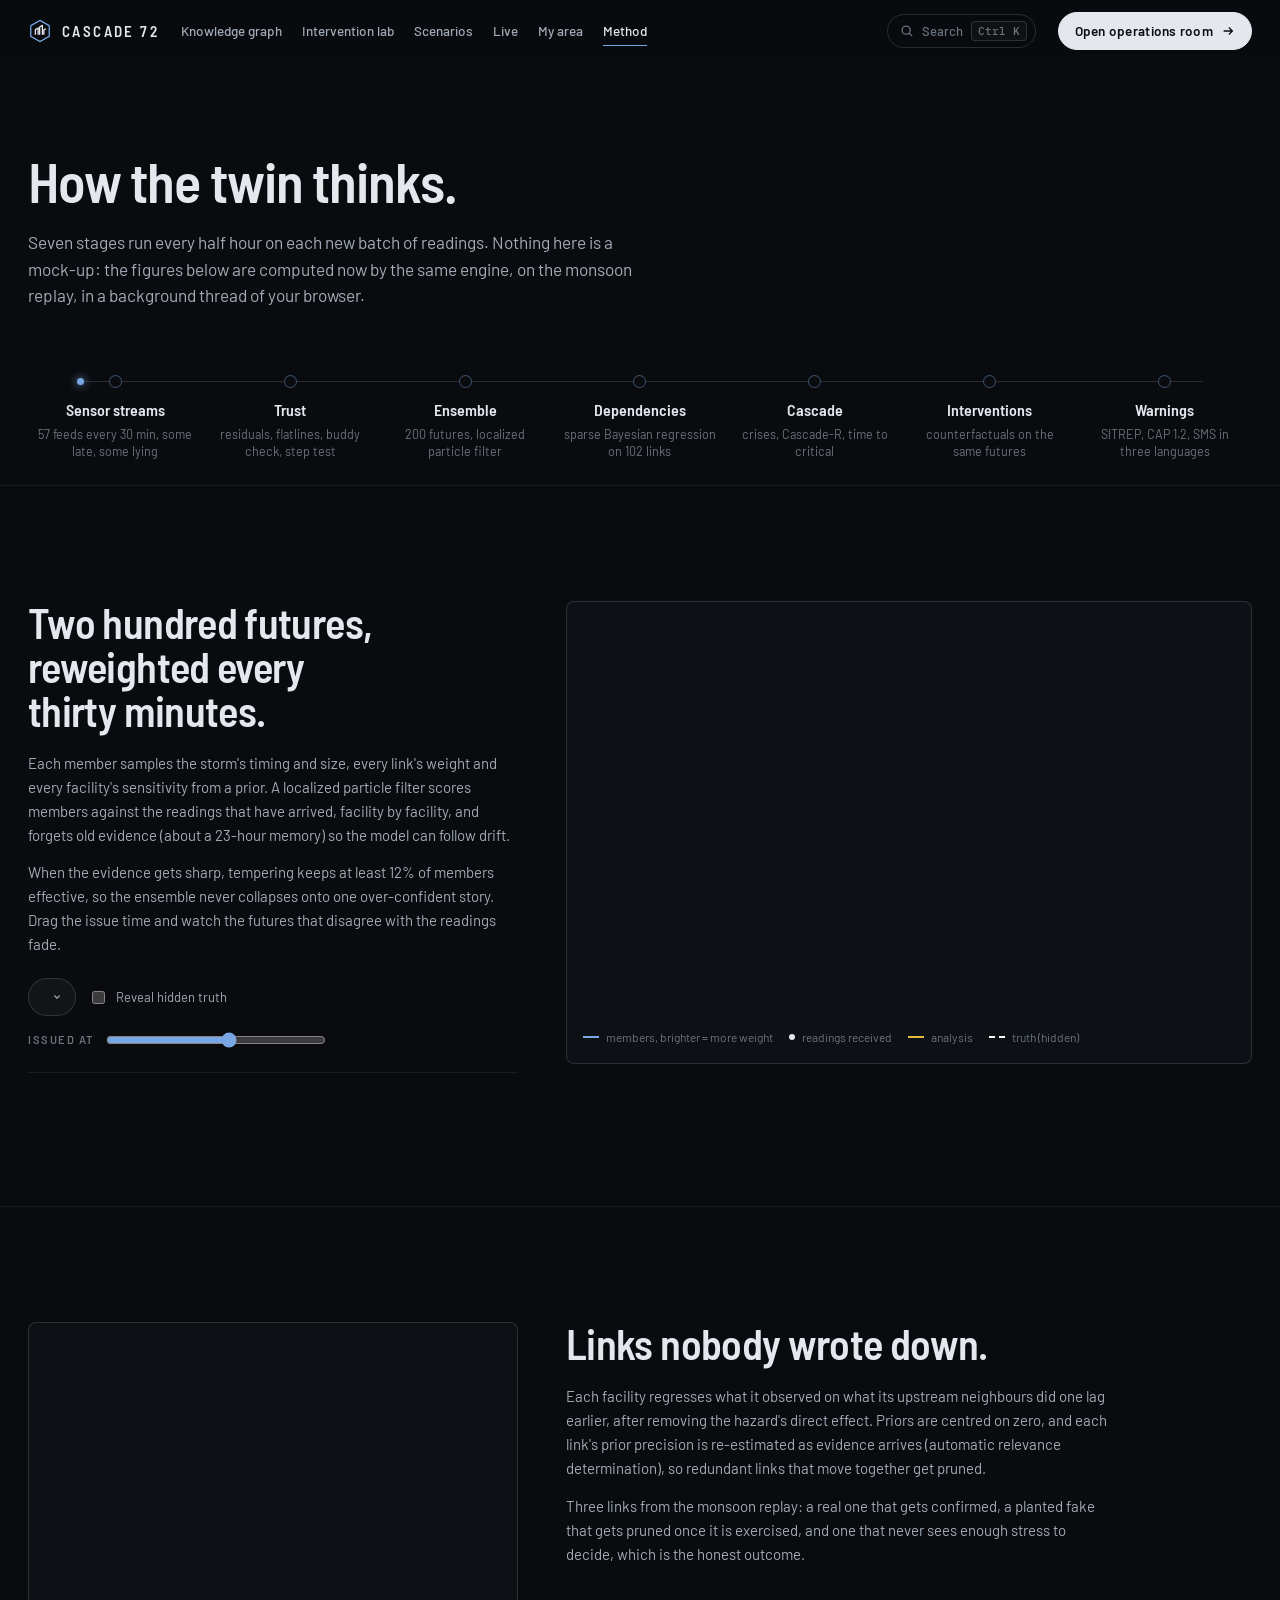
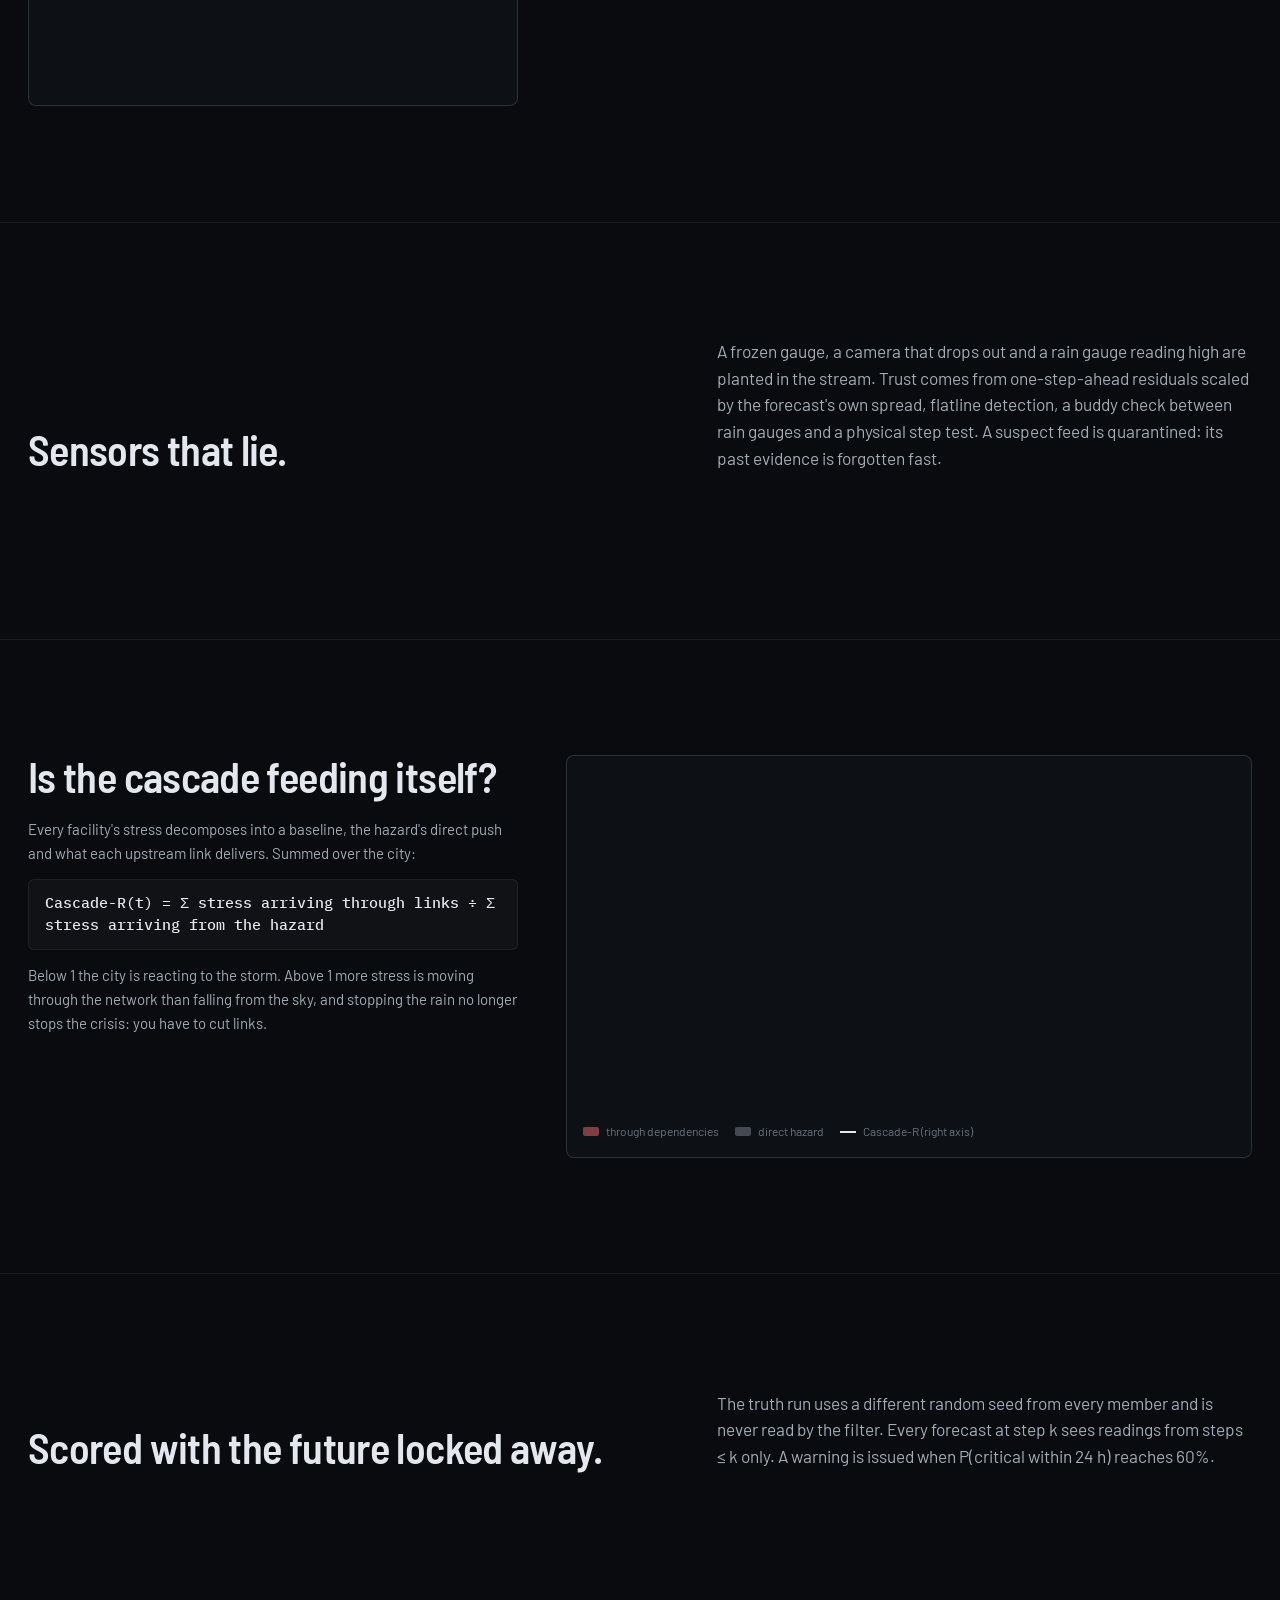
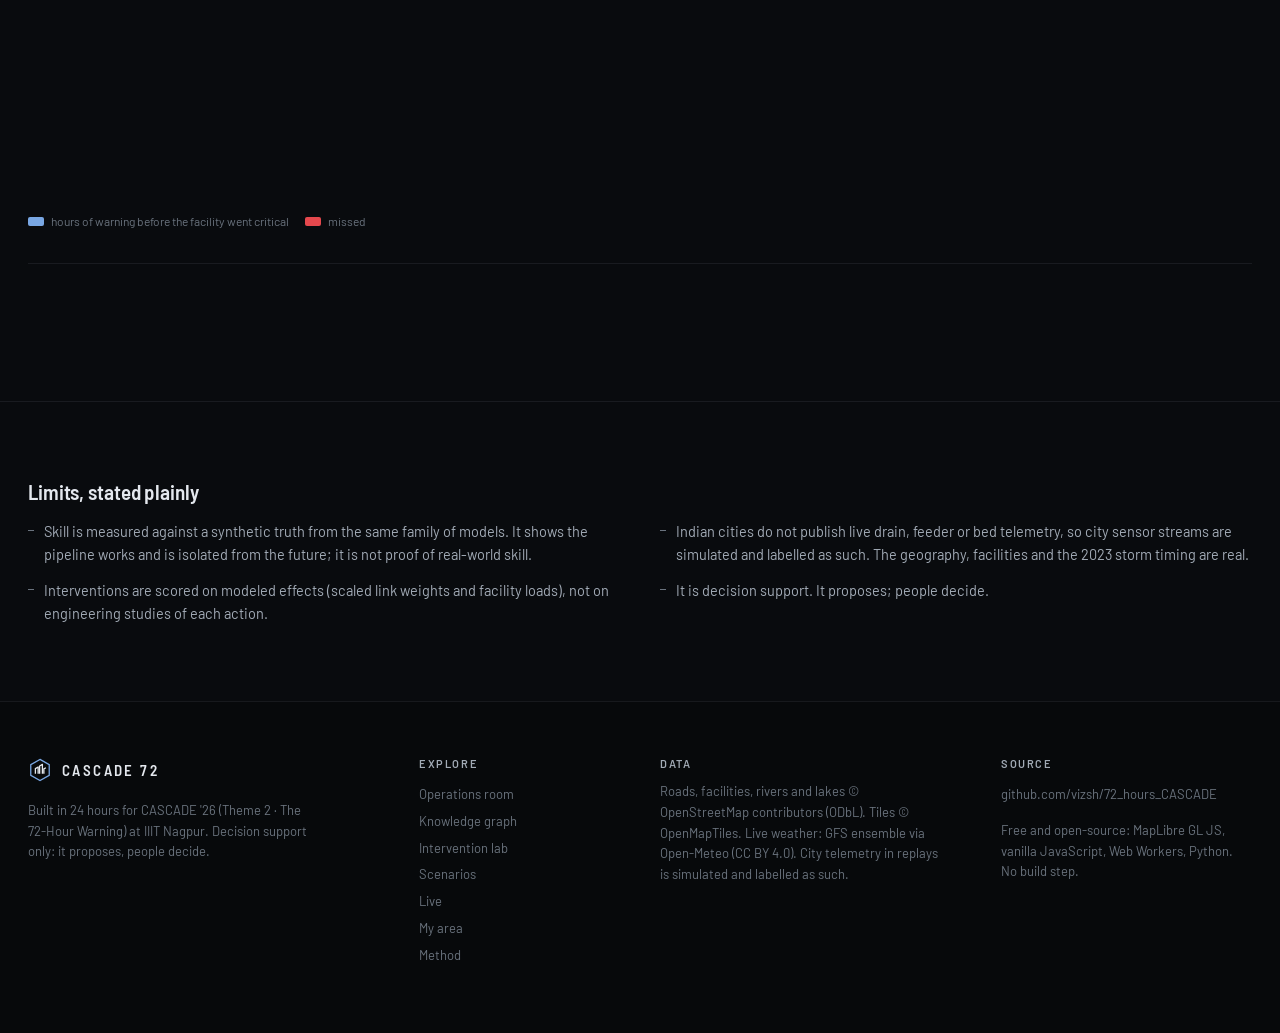
<file: method.html>
<!doctype html>
<html lang="en">
<head>
<meta charset="utf-8">
<meta name="viewport" content="width=device-width, initial-scale=1, viewport-fit=cover">
<title>Method · CASCADE 72</title>
<meta name="description" content="How CASCADE 72 forecasts cascades: a 200-member ensemble, a localized particle filter, sensor trust, sparse Bayesian dependency learning, Cascade-R and replay validation with strict future-data isolation.">
<meta name="theme-color" content="#090b0e">
<link rel="icon" href="data:image/svg+xml,%3Csvg xmlns='http://www.w3.org/2000/svg' viewBox='0 0 26 26'%3E%3Crect width='26' height='26' rx='5' fill='%23090b0e'/%3E%3Cpath d='M13 2.5 22 7.7v10.6L13 23.5 4 18.3V7.7z' fill='none' stroke='%2379a7e3' stroke-width='1.6'/%3E%3Cpath d='M8.5 16.5v-5l2.7-1.5v6.5M12.8 16.5V8.8l2.7-1.5v9.2' fill='none' stroke='%23e4e8ee' stroke-width='1.6'/%3E%3C/svg%3E">
<link rel="preconnect" href="https://fonts.googleapis.com">
<link rel="preconnect" href="https://fonts.gstatic.com" crossorigin>
<link rel="stylesheet" href="https://fonts.googleapis.com/css2?family=Barlow:wght@400;500;600;700&family=Barlow+Semi+Condensed:wght@500;600;700&family=IBM+Plex+Mono:wght@400;500;600&display=swap">
<link rel="stylesheet" href="src/css/tokens.css">
<link rel="stylesheet" href="src/css/base.css">
<link rel="stylesheet" href="src/css/site.css">
<link rel="stylesheet" href="src/css/pages.css">
</head>
<body class="page-method">
<header id="site-header"></header>
<main>
  <section class="wrap page-head">
    <h1 class="h1">How the twin thinks.</h1>
    <p class="lede">Seven stages run every half hour on each new batch of readings. Nothing here is a mock-up: the figures below are computed now by the same engine, on the monsoon replay, in a background thread of your browser.</p>
  </section>

  <section class="wrap">
    <ol class="pipe" id="pipe" aria-label="Processing pipeline">
      <li><a href="#trust"><b>Sensor streams</b><span>57 feeds every 30 min, some late, some lying</span></a></li>
      <li><a href="#trust"><b>Trust</b><span>residuals, flatlines, buddy check, step test</span></a></li>
      <li><a href="#ensemble"><b>Ensemble</b><span>200 futures, localized particle filter</span></a></li>
      <li><a href="#learning"><b>Dependencies</b><span>sparse Bayesian regression on 102 links</span></a></li>
      <li><a href="#cascade-r"><b>Cascade</b><span>crises, Cascade-R, time to critical</span></a></li>
      <li><a href="lab.html"><b>Interventions</b><span>counterfactuals on the same futures</span></a></li>
      <li><a href="twin.html"><b>Warnings</b><span>SITREP, CAP 1.2, SMS in three languages</span></a></li>
    </ol>
  </section>

  <section class="band" id="ensemble">
    <div class="wrap method-row">
      <div class="method-text">
        <h2 class="h2">Two hundred futures, reweighted every thirty minutes.</h2>
        <div class="body">
          <p>Each member samples the storm's timing and size, every link's weight and every facility's sensitivity from a prior. A localized particle filter scores members against the readings that have arrived, facility by facility, and forgets old evidence (about a 23-hour memory) so the model can follow drift.</p>
          <p>When the evidence gets sharp, tempering keeps at least 12% of members effective, so the ensemble never collapses onto one over-confident story. Drag the issue time and watch the futures that disagree with the readings fade.</p>
        </div>
        <div class="method-controls">
          <select class="field" id="mFac" aria-label="Facility"></select>
          <label class="g-toggle"><input type="checkbox" id="mTruth"> Reveal hidden truth</label>
        </div>
        <div class="method-time"><span class="label">Issued at</span><input type="range" id="mK" min="2" max="140" value="80" aria-label="Issue time"><span class="mono" id="mKlabel"></span></div>
        <dl class="method-stats" id="mStats"></dl>
      </div>
      <figure class="method-fig panel"><canvas class="chart" id="mEns" style="height:400px"></canvas>
        <figcaption class="legend-inline"><span><i style="border-color:#79a7e3"></i>members, brighter = more weight</span><span><i class="box" style="background:#e4e8ee;width:6px;height:6px;border-radius:50%"></i>readings received</span><span><i style="border-color:#e2b93b"></i>analysis</span><span><i style="border-color:#fff;border-top-style:dashed"></i>truth (hidden)</span></figcaption></figure>
    </div>
  </section>

  <section class="band" id="learning">
    <div class="wrap method-row reverse">
      <div class="method-text">
        <h2 class="h2">Links nobody wrote down.</h2>
        <div class="body">
          <p>Each facility regresses what it observed on what its upstream neighbours did one lag earlier, after removing the hazard's direct effect. Priors are centred on zero, and each link's prior precision is re-estimated as evidence arrives (automatic relevance determination), so redundant links that move together get pruned.</p>
          <p>Three links from the monsoon replay: a real one that gets confirmed, a planted fake that gets pruned once it is exercised, and one that never sees enough stress to decide, which is the honest outcome.</p>
        </div>
      </div>
      <figure class="method-fig panel"><canvas class="chart" id="mLearn" style="height:340px"></canvas><figcaption class="legend-inline" id="mLearnLegend"></figcaption></figure>
    </div>
  </section>

  <section class="band" id="trust">
    <div class="wrap">
      <div class="sec-intro">
        <h2 class="h2">Sensors that lie.</h2>
        <p class="lede">A frozen gauge, a camera that drops out and a rain gauge reading high are planted in the stream. Trust comes from one-step-ahead residuals scaled by the forecast's own spread, flatline detection, a buddy check between rain gauges and a physical step test. A suspect feed is quarantined: its past evidence is forgotten fast.</p>
      </div>
      <div class="trust-grid" id="mTrust"></div>
    </div>
  </section>

  <section class="band" id="cascade-r">
    <div class="wrap method-row">
      <div class="method-text">
        <h2 class="h2">Is the cascade feeding itself?</h2>
        <div class="body">
          <p>Every facility's stress decomposes into a baseline, the hazard's direct push and what each upstream link delivers. Summed over the city:</p>
          <p class="formula">Cascade-R(t) = Σ stress arriving through links ÷ Σ stress arriving from the hazard</p>
          <p>Below 1 the city is reacting to the storm. Above 1 more stress is moving through the network than falling from the sky, and stopping the rain no longer stops the crisis: you have to cut links.</p>
        </div>
      </div>
      <figure class="method-fig panel"><canvas class="chart" id="mCR" style="height:340px"></canvas>
        <figcaption class="legend-inline"><span><i class="box" style="background:rgba(239,107,115,.5)"></i>through dependencies</span><span><i class="box" style="background:rgba(138,147,158,.45)"></i>direct hazard</span><span><i style="border-color:#e4e8ee"></i>Cascade-R (right axis)</span></figcaption></figure>
    </div>
  </section>

  <section class="band" id="validation">
    <div class="wrap">
      <div class="sec-intro">
        <h2 class="h2">Scored with the future locked away.</h2>
        <p class="lede">The truth run uses a different random seed from every member and is never read by the filter. Every forecast at step k sees readings from steps ≤ k only. A warning is issued when P(critical within 24 h) reaches 60%.</p>
      </div>
      <div class="lead-wrap"><canvas class="chart" id="mLead" style="height:280px"></canvas>
        <div class="legend-inline"><span><i class="box" style="background:#79a7e3"></i>hours of warning before the facility went critical</span><span><i class="box" style="background:#e5484d"></i>missed</span></div></div>
      <dl class="val-strip" id="mVal"></dl>
    </div>
  </section>

  <section class="band tight">
    <div class="wrap limits">
      <h2 class="h3">Limits, stated plainly</h2>
      <ul>
        <li>Skill is measured against a synthetic truth from the same family of models. It shows the pipeline works and is isolated from the future; it is not proof of real-world skill.</li>
        <li>Indian cities do not publish live drain, feeder or bed telemetry, so city sensor streams are simulated and labelled as such. The geography, facilities and the 2023 storm timing are real.</li>
        <li>Interventions are scored on modeled effects (scaled link weights and facility loads), not on engineering studies of each action.</li>
        <li>It is decision support. It proposes; people decide.</li>
      </ul>
    </div>
  </section>
</main>
<footer id="site-footer"></footer>
<script src="src/js/data/geodata_nagpur.js"></script>
<script src="src/js/core.js"></script>
<script src="src/js/engine/scenarios.js"></script>
<script src="src/js/site/site.js"></script>
<script src="src/js/site/method.js"></script>
</body>
</html>
</file>
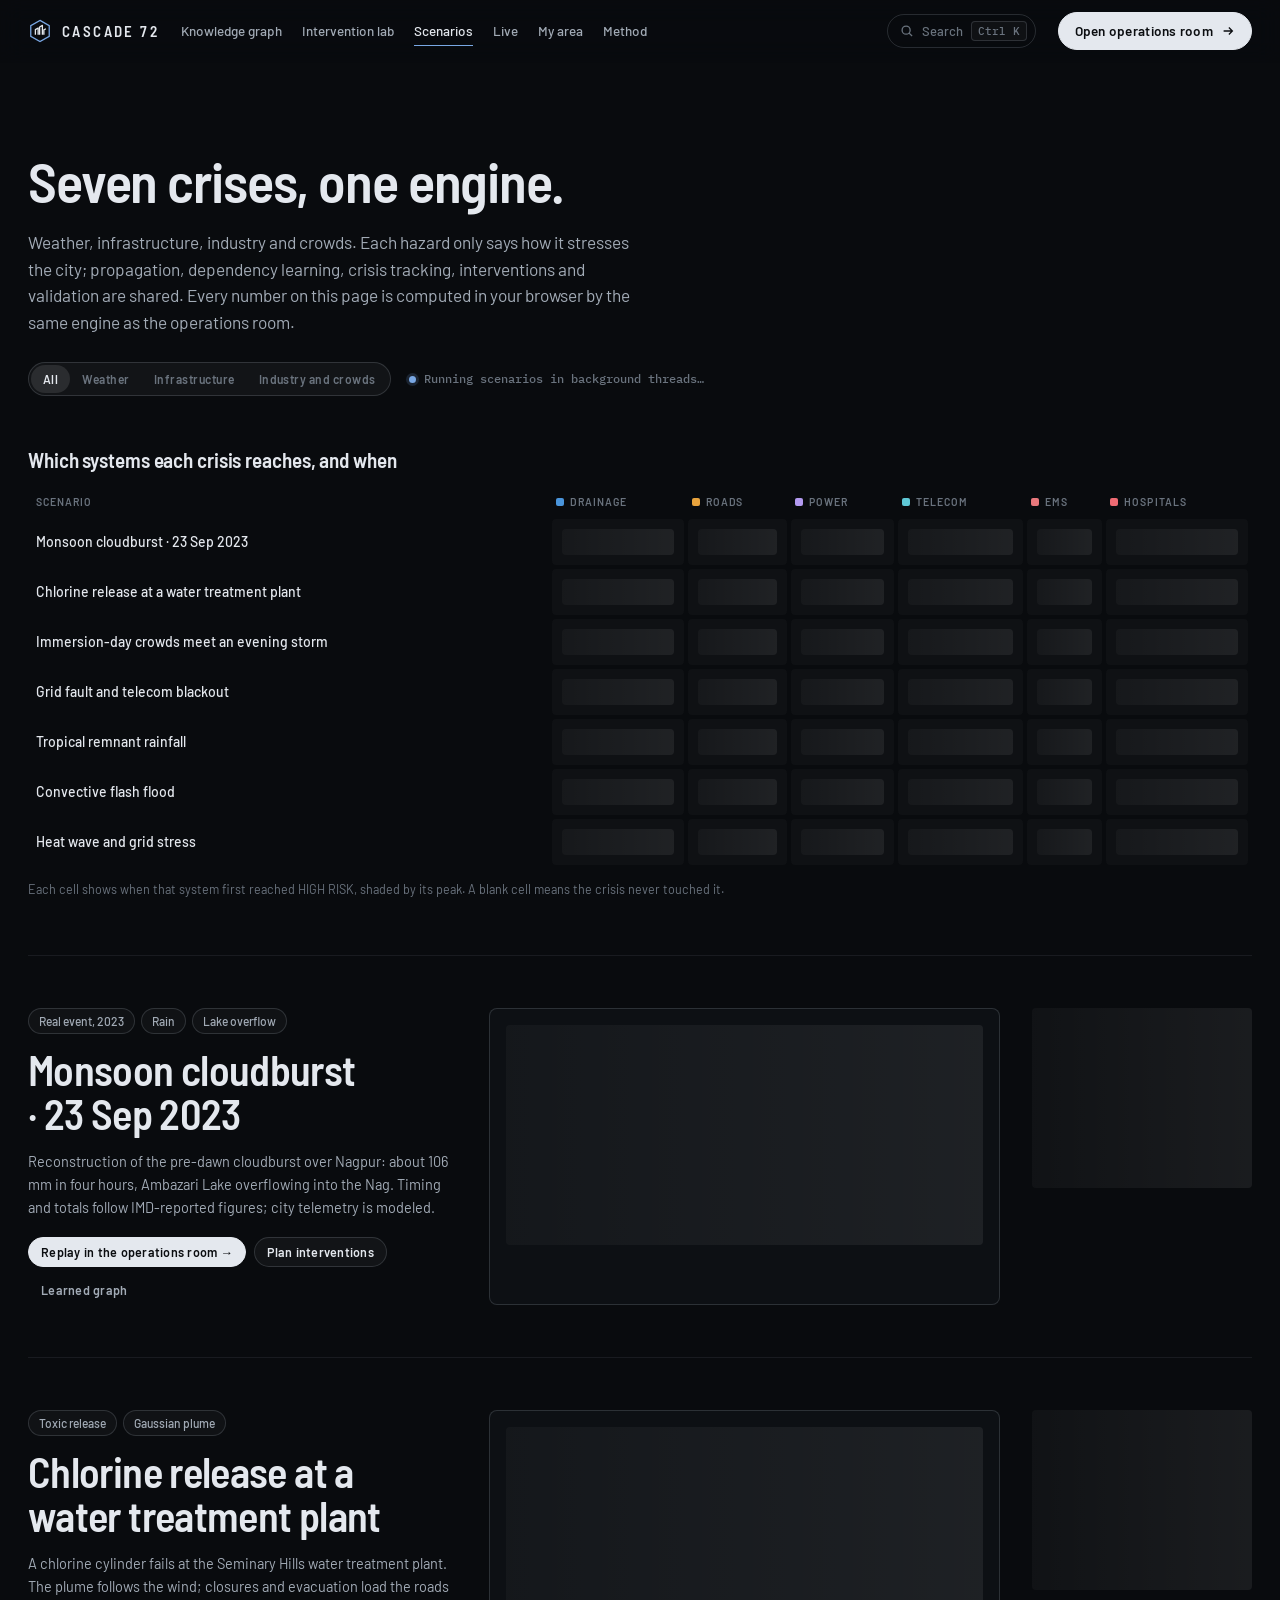
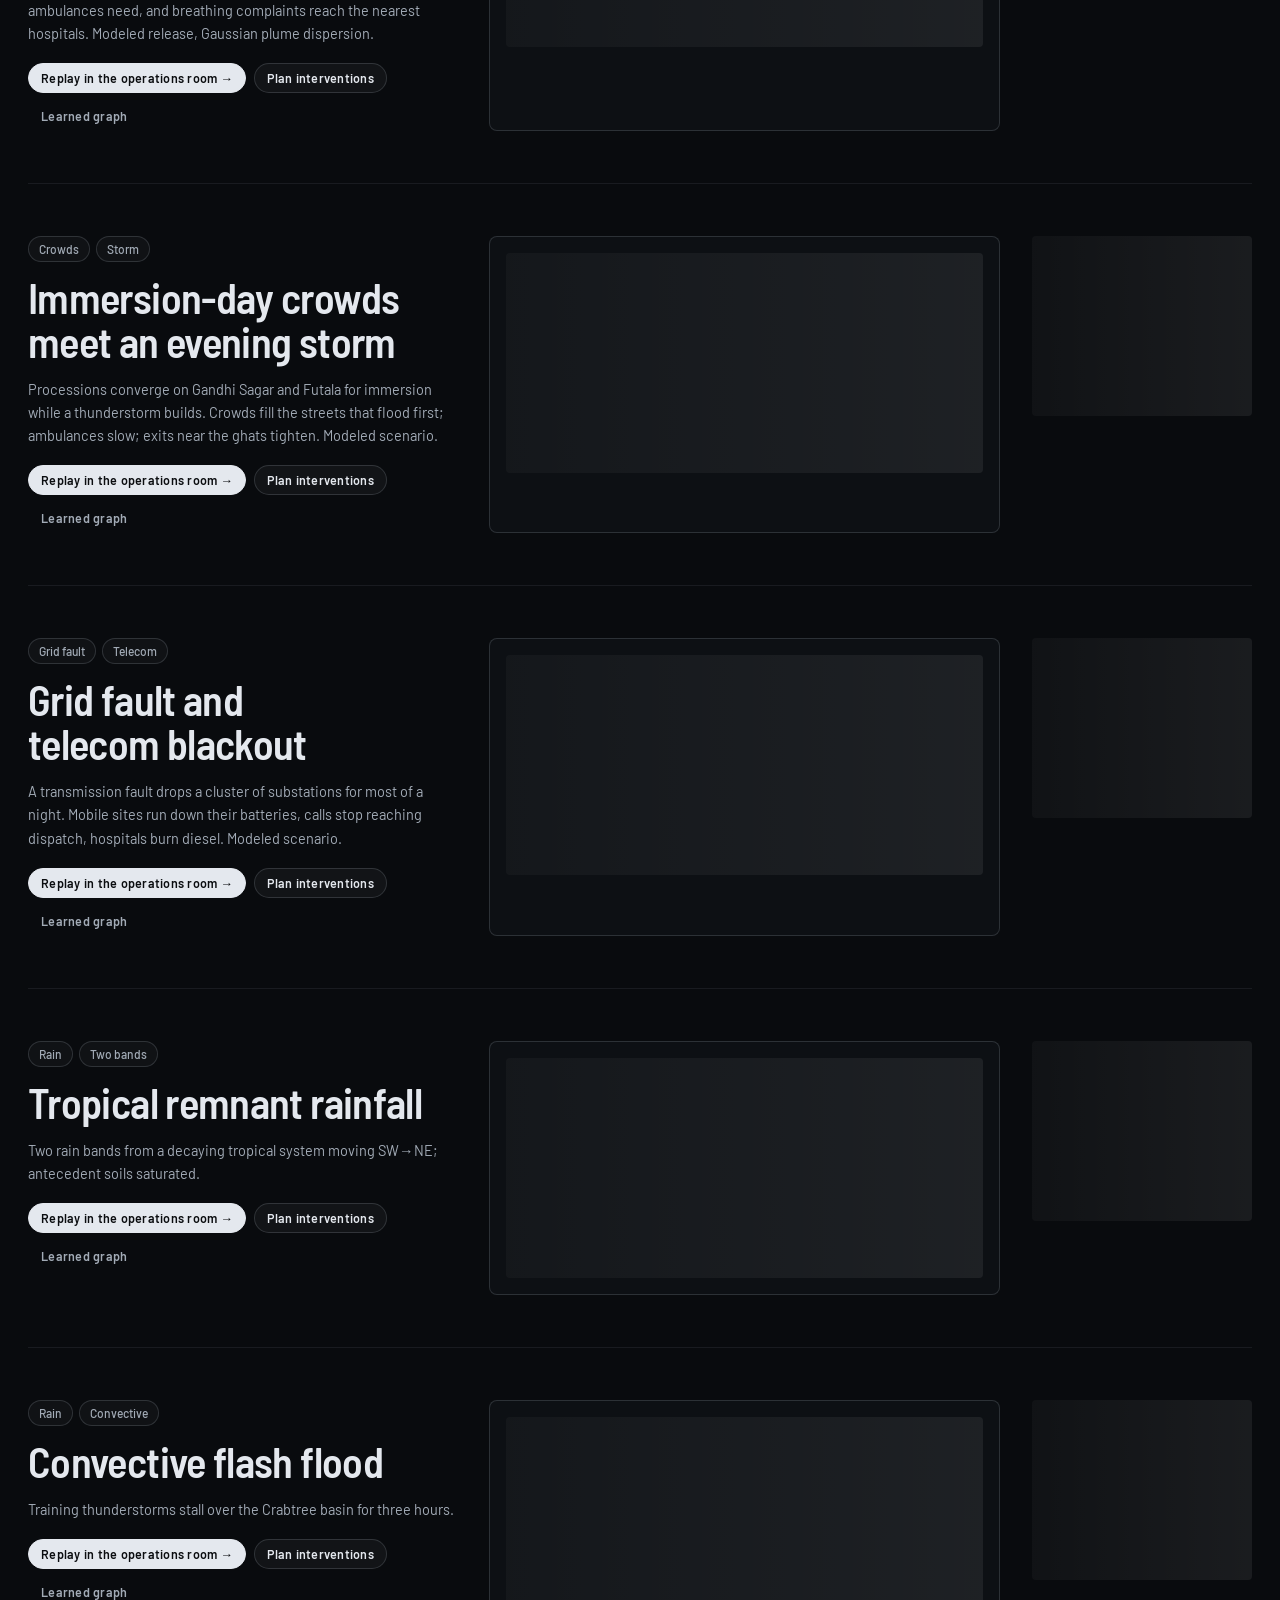
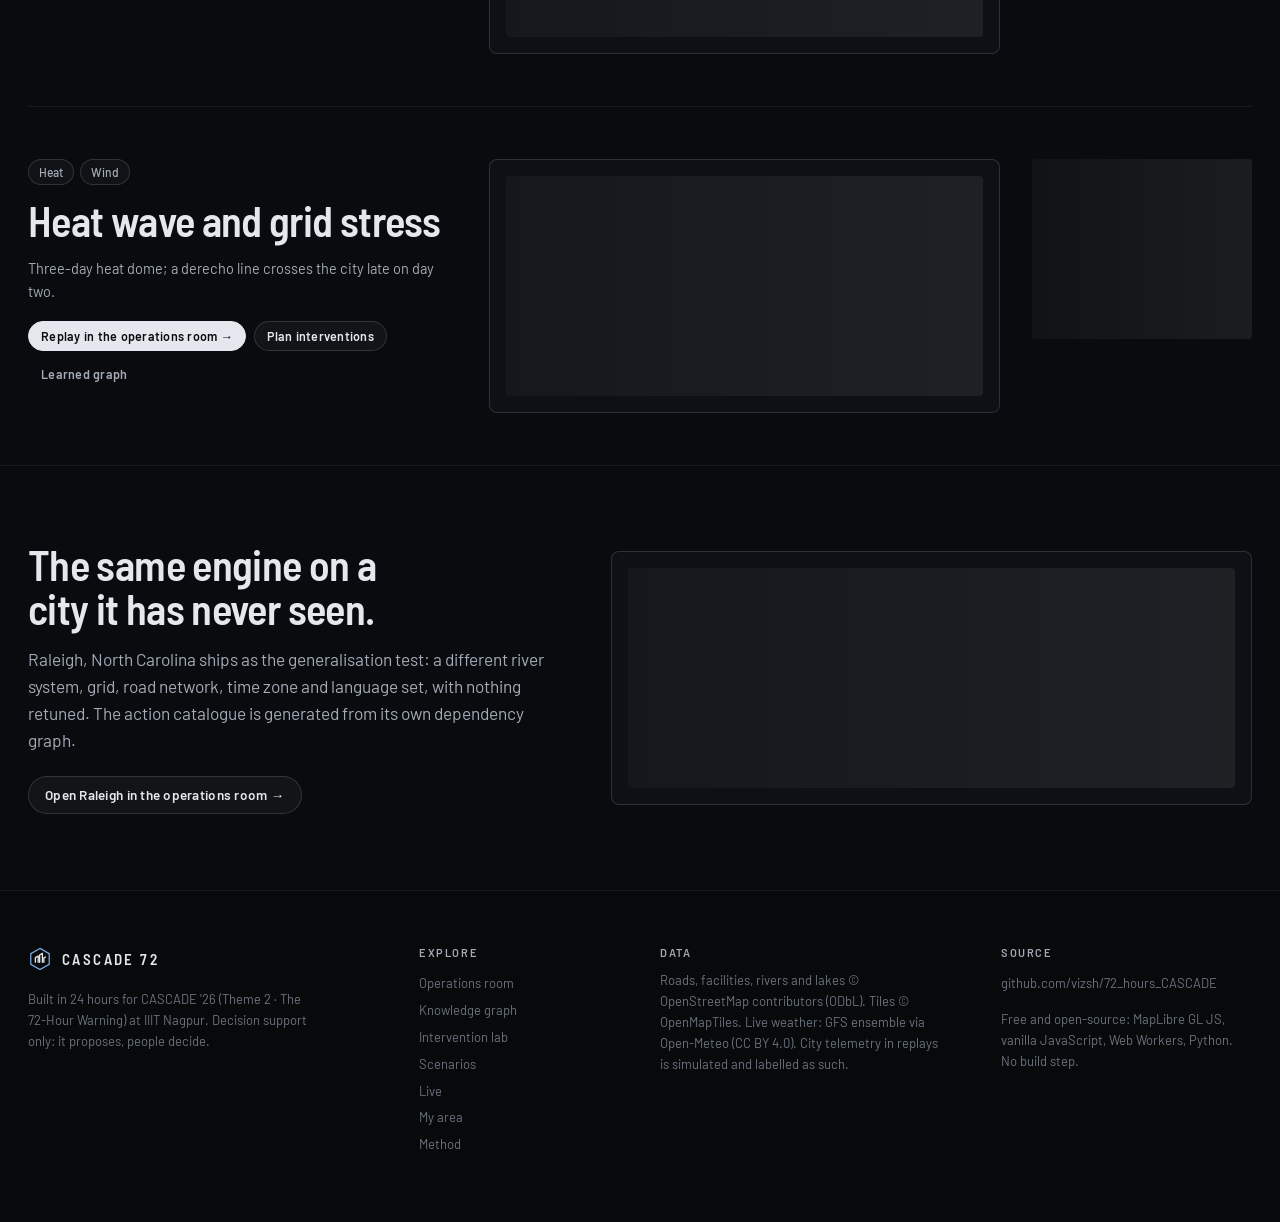
<file: scenarios.html>
<!doctype html>
<html lang="en">
<head>
<meta charset="utf-8">
<meta name="viewport" content="width=device-width, initial-scale=1, viewport-fit=cover">
<title>Scenarios · CASCADE 72</title>
<meta name="description" content="Seven urban crises run through one cascade engine: a monsoon cloudburst, a chlorine release, festival crowds, a grid and telecom blackout, tropical rain, a flash flood and a heat wave.">
<meta name="theme-color" content="#090b0e">
<link rel="icon" href="data:image/svg+xml,%3Csvg xmlns='http://www.w3.org/2000/svg' viewBox='0 0 26 26'%3E%3Crect width='26' height='26' rx='5' fill='%23090b0e'/%3E%3Cpath d='M13 2.5 22 7.7v10.6L13 23.5 4 18.3V7.7z' fill='none' stroke='%2379a7e3' stroke-width='1.6'/%3E%3Cpath d='M8.5 16.5v-5l2.7-1.5v6.5M12.8 16.5V8.8l2.7-1.5v9.2' fill='none' stroke='%23e4e8ee' stroke-width='1.6'/%3E%3C/svg%3E">
<link rel="preconnect" href="https://fonts.googleapis.com">
<link rel="preconnect" href="https://fonts.gstatic.com" crossorigin>
<link rel="stylesheet" href="https://fonts.googleapis.com/css2?family=Barlow:wght@400;500;600;700&family=Barlow+Semi+Condensed:wght@500;600;700&family=IBM+Plex+Mono:wght@400;500;600&display=swap">
<link rel="stylesheet" href="src/css/tokens.css">
<link rel="stylesheet" href="src/css/base.css">
<link rel="stylesheet" href="src/css/site.css">
<link rel="stylesheet" href="src/css/pages.css">
</head>
<body class="page-scenarios">
<header id="site-header"></header>
<main>
  <section class="wrap page-head">
    <h1 class="h1">Seven crises, one engine.</h1>
    <p class="lede">Weather, infrastructure, industry and crowds. Each hazard only says how it stresses the city; propagation, dependency learning, crisis tracking, interventions and validation are shared. Every number on this page is computed in your browser by the same engine as the operations room.</p>
    <div class="actions"><div class="seg" id="sFilter" role="group" aria-label="Filter scenarios">
      <button type="button" data-f="all" aria-pressed="true">All</button><button type="button" data-f="weather" aria-pressed="false">Weather</button><button type="button" data-f="infrastructure" aria-pressed="false">Infrastructure</button><button type="button" data-f="human" aria-pressed="false">Industry and crowds</button>
    </div><span class="status-line" id="sStatus"><i class="led"></i>Running scenarios in background threads…</span></div>
  </section>

  <section class="wrap">
    <h2 class="h3 reach-title">Which systems each crisis reaches, and when</h2>
    <div class="table-scroll"><table class="reach" id="reach"><thead><tr><th>Scenario</th></tr></thead><tbody></tbody></table></div>
    <p class="reach-note dim">Each cell shows when that system first reached HIGH RISK, shaded by its peak. A blank cell means the crisis never touched it.</p>
  </section>

  <section class="wrap dossiers" id="dossiers"></section>

  <section class="band tight">
    <div class="wrap unseen">
      <div>
        <h2 class="h2">The same engine on a city it has never seen.</h2>
        <p class="lede">Raleigh, North Carolina ships as the generalisation test: a different river system, grid, road network, time zone and language set, with nothing retuned. The action catalogue is generated from its own dependency graph.</p>
        <div class="actions" style="margin-top:22px"><a class="btn" href="twin.html?city=raleigh">Open Raleigh in the operations room →</a></div>
      </div>
      <div class="dossier-chart panel" id="raleigh"><div class="skeleton" style="height:220px"></div></div>
    </div>
  </section>
</main>
<footer id="site-footer"></footer>
<script src="src/js/data/geodata_nagpur.js"></script>
<script src="src/js/core.js"></script>
<script src="src/js/engine/scenarios.js"></script>
<script src="src/js/site/site.js"></script>
<script src="src/js/site/scenarios.js"></script>
</body>
</html>
</file>
<file: src/css/tokens.css>
/* Design tokens.
   Layout concept: a full-bleed 3D city with docked glass instruments: asset list and
   alerts on the left, facility inspector on the right, a 72 h timeline below.
   Deliberately a single dark look (control-room software); color is reserved for risk. */
:root {
  color-scheme: dark;

  /* Surfaces: charcoal with a faint cool bias */
  --bg: #090b0e;
  --panel: rgba(12, 14, 17, 0.86);
  --panel-solid: #0d0f12;
  --panel-raised: rgba(20, 23, 28, 0.92);
  --well: rgba(255, 255, 255, 0.025);
  --line: rgba(220, 230, 245, 0.075);
  --line-strong: rgba(220, 230, 245, 0.15);

  /* Text */
  --text: #e4e8ee;
  --text-2: #a2abb6;
  --text-3: #6a737e;
  --text-4: #474e57;

  /* Accent: steel blue for selection, focus, live data */
  --accent: #79a7e3;
  --accent-dim: rgba(121, 167, 227, 0.16);
  --accent-line: rgba(121, 167, 227, 0.45);

  /* Risk scale (shared with the map and canvas charts via core.js) */
  --ok: #3fb27f;
  --watch: #e2b93b;
  --high: #ee8a2a;
  --crit: #e5484d;
  --ok-dim: rgba(63, 178, 127, 0.14);
  --watch-dim: rgba(226, 185, 59, 0.14);
  --high-dim: rgba(238, 138, 42, 0.15);
  --crit-dim: rgba(229, 72, 77, 0.16);

  /* Domain hues (layers, flows) */
  --water: #4a95dc;
  --power: #b39af0;
  --chart-bar: #e98b2d;

  /* Type */
  --font-ui: "Barlow", "Segoe UI", "Helvetica Neue", Arial, sans-serif;
  --font-cond: "Barlow Semi Condensed", "Barlow", "Arial Narrow", sans-serif;
  --font-mono: "IBM Plex Mono", "SFMono-Regular", Menlo, Consolas, monospace;
  --fs-xs: 10.5px;
  --fs-sm: 11.5px;
  --fs-md: 12.5px;
  --fs-lg: 14px;
  --fs-xl: 17px;
  --fs-num: 30px;

  /* Geometry */
  --top-h: 52px;
  --left-w: 320px;
  --right-w: 344px;
  --bottom-h: 104px;
  --gap: 10px;
  --radius: 5px;
  --radius-sm: 3px;
  --blur: blur(14px) saturate(125%);
  --shadow: 0 10px 30px rgba(0, 0, 0, 0.45);
  --ease: cubic-bezier(0.2, 0.7, 0.2, 1);
}
</file>
<file: src/css/base.css>
*, *::before, *::after { box-sizing: border-box; }
html, body { height: 100%; }
body {
  margin: 0;
  background: var(--bg);
  color: var(--text);
  font: 400 var(--fs-md) / 1.4 var(--font-ui);
  -webkit-font-smoothing: antialiased;
  overflow: hidden;
}
button, input, select { font: inherit; color: inherit; }
button { cursor: pointer; background: none; border: 0; padding: 0; }
:focus-visible { outline: 1.5px solid var(--accent); outline-offset: 1px; }
[hidden] { display: none !important; }

.mono, .num { font-family: var(--font-mono); font-variant-numeric: tabular-nums; letter-spacing: -0.01em; }
.caps { text-transform: uppercase; letter-spacing: 0.12em; font-size: var(--fs-xs); font-weight: 600; color: var(--text-3); }
.muted { color: var(--text-2); }
.faint { color: var(--text-3); }

/* Thin scrollbars inside panels */
.scroll { overflow-y: auto; overscroll-behavior: contain; scrollbar-width: thin; scrollbar-color: rgba(255, 255, 255, 0.12) transparent; }
.scroll::-webkit-scrollbar { width: 6px; }
.scroll::-webkit-scrollbar-thumb { background: rgba(255, 255, 255, 0.12); border-radius: 3px; }

/* Risk state helpers */
.r-normal { --rc: var(--ok); --rd: var(--ok-dim); }
.r-watch { --rc: var(--watch); --rd: var(--watch-dim); }
.r-high { --rc: var(--high); --rd: var(--high-dim); }
.r-critical { --rc: var(--crit); --rd: var(--crit-dim); }
.dot { width: 7px; height: 7px; border-radius: 50%; background: var(--rc, var(--text-4)); flex: none; }
.r-critical .dot, .dot.r-critical { box-shadow: 0 0 0 3px var(--crit-dim), 0 0 8px rgba(229, 72, 77, 0.55); }
.pill {
  display: inline-flex; align-items: center; gap: 6px;
  height: 20px; padding: 0 8px; border-radius: 10px;
  font: 600 var(--fs-xs) / 1 var(--font-ui); letter-spacing: 0.1em; text-transform: uppercase;
  color: var(--rc, var(--text-2)); background: var(--rd, var(--well)); border: 1px solid color-mix(in srgb, var(--rc, #888) 35%, transparent);
}

@media (prefers-reduced-motion: reduce) {
  *, *::before, *::after { animation-duration: 0.001ms !important; animation-iteration-count: 1 !important; transition-duration: 0.001ms !important; }
}
</file>
<file: src/css/site.css>
/* Website layer. Same instrument as the operations room, seen from outside: charcoal surfaces,
   Barlow for words, IBM Plex Mono for measurements, steel blue for interaction, and the risk
   ramp kept for risk alone. Loads after tokens.css and base.css. */

html, body { height: auto; }
body { overflow-x: hidden; overflow-y: auto; font: 400 15.5px / 1.6 var(--font-ui); color: var(--text); background: var(--bg); }
::selection { background: rgba(121, 167, 227, 0.32); color: #fff; }
html { scrollbar-color: rgba(220, 230, 245, 0.16) var(--bg); scrollbar-width: thin; scroll-behavior: smooth; }
::-webkit-scrollbar { width: 10px; height: 10px; }
::-webkit-scrollbar-track { background: var(--bg); }
::-webkit-scrollbar-thumb { background: rgba(220, 230, 245, 0.14); border-radius: 5px; border: 2px solid var(--bg); }
:focus-visible { outline: 2px solid var(--accent); outline-offset: 2px; border-radius: 3px; }
a { color: inherit; text-underline-offset: 3px; text-decoration-thickness: 1px; }
input, select, textarea { caret-color: var(--accent); }
img, svg, canvas { display: block; }
.num, .mono { font-variant-numeric: tabular-nums; }

.wrap { max-width: 1320px; margin: 0 auto; padding: 0 28px; }
@media (max-width: 640px) { .wrap { padding: 0 18px; } }

/* ── Type ──────────────────────────────────────────────────────────────── */
.display, .h1, .h2, .h3 { font-family: var(--font-cond); font-weight: 600; color: var(--text); text-wrap: balance; margin: 0; }
.display { font-size: clamp(40px, 5.1vw, 76px); line-height: 0.97; letter-spacing: -0.02em; }
.h1 { font-size: clamp(36px, 4.4vw, 64px); line-height: 1; letter-spacing: -0.02em; }
.h2 { font-size: clamp(30px, 3.3vw, 46px); line-height: 1.04; letter-spacing: -0.015em; }
.h3 { font-size: 21px; line-height: 1.2; letter-spacing: -0.005em; }
.lede { font-size: clamp(16.5px, 1.35vw, 19px); line-height: 1.55; color: var(--text-2); max-width: 62ch; margin: 0; }
.body { color: var(--text-2); max-width: 68ch; }
.body p { margin: 0 0 0.9em; }
.label { font: 600 11px / 1.2 var(--font-ui); letter-spacing: 0.14em; text-transform: uppercase; color: var(--text-3); }
.dim { color: var(--text-3); }
.accent { color: var(--accent); }
.risk-normal { color: var(--ok); } .risk-watch { color: var(--watch); } .risk-high { color: var(--high); } .risk-critical { color: var(--crit); }

/* ── Buttons ───────────────────────────────────────────────────────────── */
.btn {
  display: inline-flex; align-items: center; gap: 8px; height: 38px; padding: 0 16px; border-radius: 19px; white-space: nowrap;
  font: 600 13.5px / 1 var(--font-ui); letter-spacing: 0.02em; text-decoration: none; color: var(--text);
  background: rgba(255, 255, 255, 0.04); border: 1px solid var(--line-strong); cursor: pointer;
  transition: background 0.18s var(--ease), border-color 0.18s var(--ease), color 0.18s var(--ease), transform 0.18s var(--ease);
}
.btn:hover { background: rgba(255, 255, 255, 0.09); border-color: rgba(220, 230, 245, 0.28); }
.btn:active { transform: translateY(1px); }
.btn.primary { background: #e4e8ee; color: #0b0d10; border-color: #e4e8ee; }
.btn.primary:hover { background: #fff; border-color: #fff; }
.btn.ghost { background: none; border-color: transparent; color: var(--text-2); padding: 0 8px; }
.btn.ghost:hover { color: var(--text); }
.btn.sm { height: 30px; padding: 0 12px; font-size: 12.5px; }
.btn[aria-pressed="true"] { background: var(--accent-dim); border-color: var(--accent-line); color: #dce8fa; }
.btn:disabled { opacity: 0.45; cursor: default; }
.btn svg { flex: none; }
.text-link { color: var(--accent); text-decoration: none; font-weight: 600; display: inline-flex; align-items: center; gap: 6px; }
.text-link:hover { color: #a9c7f0; }
.chip { display: inline-flex; align-items: center; gap: 6px; height: 26px; padding: 0 10px; border-radius: 13px; font: 500 12px / 1 var(--font-ui); color: var(--text-2); border: 1px solid var(--line-strong); background: rgba(255, 255, 255, 0.03); cursor: pointer; }
.chip[aria-pressed="true"] { color: var(--text); border-color: var(--accent-line); background: var(--accent-dim); }
.chip i { width: 8px; height: 8px; border-radius: 2px; }
.seg { display: inline-flex; padding: 2px; border-radius: 17px; background: rgba(255, 255, 255, 0.04); border: 1px solid var(--line-strong); }
.seg button { height: 28px; padding: 0 12px; border-radius: 14px; font: 600 12px / 1 var(--font-ui); letter-spacing: 0.04em; color: var(--text-3); }
.seg button[aria-pressed="true"] { background: rgba(255, 255, 255, 0.1); color: var(--text); }
.field { height: 38px; padding: 0 14px; border-radius: 19px; background: rgba(255, 255, 255, 0.04); border: 1px solid var(--line-strong); color: var(--text); font: 500 14px / 1 var(--font-ui); }
.field::placeholder { color: var(--text-3); }
select.field { appearance: none; padding-right: 32px; background-image: url("data:image/svg+xml,%3Csvg xmlns='http://www.w3.org/2000/svg' width='12' height='12' viewBox='0 0 16 16' fill='none' stroke='%23a2abb6' stroke-width='1.5'%3E%3Cpath d='m4.5 6 3.5 3.5L11.5 6'/%3E%3C/svg%3E"); background-repeat: no-repeat; background-position: right 12px center; }
select.field option { background: #14171b; }
input[type="range"] { accent-color: var(--accent); }

/* ── Header ────────────────────────────────────────────────────────────── */
.site-header { position: sticky; top: 0; z-index: 40; background: rgba(9, 11, 14, 0.6); backdrop-filter: blur(12px) saturate(130%); -webkit-backdrop-filter: blur(12px) saturate(130%); border-bottom: 1px solid transparent; transition: border-color 0.2s, background 0.2s; }
.site-header.scrolled { border-bottom-color: var(--line); background: rgba(9, 11, 14, 0.82); }
.header-row { display: flex; align-items: center; gap: 22px; height: 62px; }
.brand { display: inline-flex; align-items: center; gap: 10px; text-decoration: none; color: var(--text); font: 600 15px / 1 var(--font-cond); letter-spacing: 0.16em; text-transform: uppercase; white-space: nowrap; }
.brand .mark { width: 24px; height: 24px; }
.nav { display: flex; gap: 20px; margin-right: auto; }
.nav a { position: relative; text-decoration: none; font: 500 13.5px / 1 var(--font-ui); color: var(--text-2); padding: 6px 0; white-space: nowrap; }
.nav a:hover { color: var(--text); }
.nav a[aria-current="page"] { color: var(--text); }
.nav a[aria-current="page"]::after { content: ""; position: absolute; left: 0; right: 0; bottom: -2px; height: 1px; background: var(--accent); }
.kbd-btn { display: inline-flex; align-items: center; gap: 8px; height: 34px; padding: 0 8px 0 12px; border-radius: 17px; border: 1px solid var(--line-strong); color: var(--text-3); font: 500 13px / 1 var(--font-ui); }
.kbd-btn:hover { color: var(--text); border-color: rgba(220, 230, 245, 0.28); }
kbd { font: 500 10.5px / 1 var(--font-mono); color: var(--text-3); padding: 4px 6px; border-radius: 4px; border: 1px solid var(--line-strong); background: rgba(255, 255, 255, 0.03); }
.menu-btn { display: none; width: 38px; height: 38px; border-radius: 19px; place-items: center; color: var(--text-2); }
.mobile-nav { display: grid; padding: 6px 18px 16px; border-top: 1px solid var(--line); }
.mobile-nav a { padding: 11px 0; text-decoration: none; color: var(--text-2); border-bottom: 1px solid var(--line); }
@media (max-width: 1240px) { .nav { gap: 14px; } .nav a { font-size: 13px; } .kbd-btn span, .kbd-btn kbd { display: none; } .kbd-btn { padding: 0 10px; } }
@media (max-width: 1080px) { .nav { display: none; } .menu-btn { display: grid; } .header-row { justify-content: space-between; } .header-row .brand { margin-right: auto; } }
@media (max-width: 560px) { .header-row .btn.primary { display: none; } }

/* ── Footer ────────────────────────────────────────────────────────────── */
.site-footer { border-top: 1px solid var(--line); background: #07090b; margin-top: 0; }
.footer-grid { display: grid; grid-template-columns: 1.4fr 0.8fr 1.2fr 1fr; gap: 40px; padding: 56px 28px 64px; font-size: 13px; color: var(--text-3); }
.footer-grid h4 { margin: 0 0 12px; font: 600 11px / 1 var(--font-ui); letter-spacing: 0.14em; text-transform: uppercase; color: var(--text-2); }
.footer-grid p { margin: 12px 0 0; line-height: 1.6; max-width: 40ch; }
.footer-grid a:not(.brand) { display: block; color: var(--text-3); text-decoration: none; padding: 3px 0; }
.footer-grid a:not(.brand):hover { color: var(--text); }
@media (max-width: 900px) { .footer-grid { grid-template-columns: 1fr 1fr; } }
@media (max-width: 560px) { .footer-grid { grid-template-columns: 1fr; } }

/* ── Command palette ───────────────────────────────────────────────────── */
.palette { position: fixed; inset: 0; z-index: 100; display: grid; place-items: start center; padding-top: 12vh; background: rgba(4, 5, 7, 0.55); backdrop-filter: blur(4px); opacity: 0; pointer-events: none; transition: opacity 0.16s var(--ease); }
.palette.open { opacity: 1; pointer-events: auto; }
.palette-box { width: min(640px, calc(100vw - 32px)); border-radius: 10px; border: 1px solid var(--line-strong); background: #0f1216; box-shadow: 0 24px 60px rgba(0, 0, 0, 0.55), 0 2px 8px rgba(0, 0, 0, 0.4); overflow: hidden; transform: translateY(-6px) scale(0.99); transition: transform 0.2s var(--ease); }
.palette.open .palette-box { transform: none; }
.palette-in { display: flex; align-items: center; gap: 10px; padding: 0 14px; height: 54px; border-bottom: 1px solid var(--line); color: var(--text-3); }
.palette-in input { flex: 1; height: 100%; border: 0; background: none; color: var(--text); font: 500 16px / 1 var(--font-ui); outline: none; }
.palette-list { max-height: min(56vh, 460px); overflow-y: auto; padding: 6px; scrollbar-width: thin; }
.pal-group { padding: 10px 10px 4px; font: 600 10.5px / 1 var(--font-ui); letter-spacing: 0.14em; text-transform: uppercase; color: var(--text-3); }
.pal-item { display: flex; align-items: baseline; justify-content: space-between; gap: 12px; padding: 9px 10px; border-radius: 6px; text-decoration: none; color: var(--text-2); font-size: 14px; }
.pal-item small { font: 500 11px / 1 var(--font-mono); color: var(--text-3); white-space: nowrap; }
.pal-item.on, .pal-item:hover { background: rgba(121, 167, 227, 0.12); color: var(--text); }
.pal-empty { padding: 22px 12px; color: var(--text-3); font-size: 14px; }

/* ── Sections ──────────────────────────────────────────────────────────── */
.band { padding: clamp(72px, 9vw, 128px) 0; border-top: 1px solid var(--line); position: relative; }
.band.tight { padding: clamp(56px, 6vw, 88px) 0; }
.band.sunk { background: #07090b; }
.sec-intro { display: grid; grid-template-columns: minmax(0, 6fr) minmax(0, 5fr); gap: 48px; align-items: end; margin-bottom: 52px; }
.sec-intro .lede { justify-self: end; }
@media (max-width: 900px) { .sec-intro { grid-template-columns: 1fr; gap: 18px; } .sec-intro .lede { justify-self: start; } }
.page-head { padding-top: clamp(48px, 7vw, 96px); padding-bottom: clamp(32px, 4vw, 56px); }
.page-head .lede { margin-top: 20px; }
.page-head .actions { margin-top: 26px; display: flex; flex-wrap: wrap; gap: 10px; }
.skeleton { background: linear-gradient(90deg, rgba(255,255,255,0.03), rgba(255,255,255,0.07), rgba(255,255,255,0.03)); background-size: 200% 100%; animation: shimmer 1.4s linear infinite; border-radius: 4px; }
@keyframes shimmer { to { background-position: -200% 0; } }
.status-line { display: inline-flex; align-items: center; gap: 8px; font: 500 12px / 1 var(--font-mono); color: var(--text-3); }
.status-line .led { width: 7px; height: 7px; border-radius: 50%; background: var(--accent); box-shadow: 0 0 0 3px rgba(121, 167, 227, 0.16); animation: pulse 1.6s ease-in-out infinite; }
.status-line.done .led { background: var(--ok); box-shadow: 0 0 0 3px rgba(63, 178, 127, 0.16); animation: none; }
.status-line.err .led { background: var(--crit); animation: none; }
@keyframes pulse { 50% { opacity: 0.35; } }
.pill { display: inline-flex; align-items: center; gap: 6px; height: 20px; padding: 0 8px; border-radius: 10px; font: 600 10.5px / 1 var(--font-ui); letter-spacing: 0.1em; text-transform: uppercase; color: var(--rc, var(--text-2)); background: var(--rd, var(--well)); border: 1px solid color-mix(in srgb, var(--rc, #888) 35%, transparent); white-space: nowrap; }
.panel { border: 1px solid var(--line-strong); border-radius: 8px; background: #0d1014; }
canvas.chart { width: 100%; }
.legend-inline { display: flex; flex-wrap: wrap; gap: 6px 16px; font-size: 12px; color: var(--text-3); }
.legend-inline span { display: inline-flex; align-items: center; gap: 7px; }
.legend-inline i { display: inline-block; width: 16px; height: 0; border-top: 2px solid; }
.legend-inline i.box { height: 9px; border: 0; border-radius: 2px; }

/* Data tables */
.dtable { width: 100%; border-collapse: collapse; font-size: 14px; }
.dtable th { text-align: left; font: 600 10.5px / 1.2 var(--font-ui); letter-spacing: 0.12em; text-transform: uppercase; color: var(--text-3); padding: 10px 12px 10px 0; border-bottom: 1px solid var(--line-strong); }
.dtable td { padding: 13px 12px 13px 0; border-bottom: 1px solid var(--line); vertical-align: top; color: var(--text-2); }
.dtable td.n, .dtable th.n { text-align: right; font-family: var(--font-mono); font-variant-numeric: tabular-nums; }
.dtable td.n { color: var(--text); }
.dtable tr:hover td { background: rgba(255, 255, 255, 0.015); }

@media (prefers-reduced-motion: reduce) { html { scroll-behavior: auto; } }
</file>
<file: src/css/pages.css>
/* Page compositions for the website. */

/* ══ Home ══════════════════════════════════════════════════════════════ */
.hero { position: relative; min-height: min(940px, calc(100vh - 62px)); overflow: hidden; isolation: isolate; }
.hero-canvas { position: absolute; inset: 0; width: 100%; height: 100%; z-index: 0; }
.hero::before { content: ""; position: absolute; inset: 0; z-index: 1; pointer-events: none;
  background: linear-gradient(90deg, rgba(9,11,14,0.94) 0%, rgba(9,11,14,0.78) 30%, rgba(9,11,14,0.1) 58%, rgba(9,11,14,0) 100%),
              linear-gradient(180deg, rgba(9,11,14,0.55) 0%, rgba(9,11,14,0) 18%, rgba(9,11,14,0) 78%, rgba(9,11,14,0.8) 100%); }
.hero-grid { position: relative; z-index: 2; display: grid; grid-template-columns: minmax(0, 600px) 1fr; gap: 40px; padding-top: clamp(40px, 7vh, 84px); padding-bottom: 100px; pointer-events: none; }
.hero-grid > * { pointer-events: auto; }
.hero-copy .lede { margin-top: 26px; }
.hero-copy .actions { margin-top: 30px; display: flex; flex-wrap: wrap; gap: 10px; }
.hero-hint { margin: 26px 0 0; max-width: 54ch; font-size: 13.5px; line-height: 1.55; color: var(--text-3); min-height: 3em; }
.hero-hint b { color: var(--text); font-weight: 600; }
.hero-hint .mono { color: var(--accent); font-size: 12px; }
.course { justify-self: end; align-self: start; width: 340px; margin-top: 8px; border-radius: 8px; border: 1px solid var(--line-strong);
  background: rgba(12, 14, 17, 0.8); backdrop-filter: blur(10px) saturate(130%); -webkit-backdrop-filter: blur(10px) saturate(130%);
  box-shadow: 0 18px 44px rgba(0, 0, 0, 0.45), 0 2px 6px rgba(0, 0, 0, 0.3); }
.course-head { padding: 13px 16px 11px; border-bottom: 1px solid var(--line); }
.course-title { font: 600 15px / 1.2 var(--font-cond); letter-spacing: 0.02em; }
.course-sub { margin-top: 3px; font-size: 12px; color: var(--text-3); }
.course-list { list-style: none; margin: 0; padding: 6px 0; display: grid; }
.course-list li { display: grid; grid-template-columns: 26px 1fr; gap: 10px; padding: 9px 16px; }
.course-list li.skeleton { margin: 6px 16px; }
.course-n { width: 22px; height: 22px; border-radius: 50%; display: grid; place-items: center; font: 600 11px / 1 var(--font-mono); border: 1.5px solid; }
.course-n.crit { color: var(--crit); border-color: var(--crit); background: var(--crit-dim); }
.course-n.high { color: var(--high); border-color: var(--high); background: var(--high-dim); }
.course-what { font-size: 13.5px; font-weight: 500; line-height: 1.3; }
.course-when { margin-top: 3px; font-size: 11px; color: var(--text-3); }
.course-foot { padding: 11px 16px 13px; border-top: 1px solid var(--line); font-size: 12px; color: var(--text-3); line-height: 1.45; }
.course-foot b { color: var(--watch); font-weight: 500; }
.hero-ticker { position: absolute; left: 0; right: 0; bottom: 0; z-index: 3; border-top: 1px solid var(--line); background: rgba(9, 11, 14, 0.72); backdrop-filter: blur(8px); -webkit-backdrop-filter: blur(8px); }
.ticker-row { display: flex; align-items: center; gap: 18px; height: 60px; }
.tick-play { width: 34px; height: 34px; flex: none; border-radius: 50%; display: grid; place-items: center; color: var(--text); border: 1px solid var(--line-strong); background: rgba(255, 255, 255, 0.04); }
.tick-play:hover { background: rgba(255, 255, 255, 0.1); }
.tick-clock { display: flex; flex-direction: column; gap: 3px; min-width: 190px; }
.tick-clock .mono { font-size: 15px; font-weight: 500; color: var(--text); }
.tick-clock span:last-child { font-size: 11.5px; color: var(--text-3); letter-spacing: 0.04em; }
.tick-track { position: relative; flex: 1; height: 4px; border-radius: 2px; background: rgba(255, 255, 255, 0.08); cursor: pointer; }
.tick-track::before { content: ""; position: absolute; inset: -12px 0; }
.tick-track i { position: absolute; left: 0; top: 0; bottom: 0; border-radius: 2px; background: linear-gradient(90deg, #3fb27f, #e2b93b 58%, #ee8a2a 63%, #e5484d 66%); }
.tick-stats { display: flex; gap: 16px; font-size: 12px; color: var(--text-2); white-space: nowrap; }
.tick-stats b { font-weight: 600; }
@media (max-width: 1100px) {
  .hero { min-height: 0; display: flex; flex-direction: column; }
  .hero::before { background: linear-gradient(180deg, rgba(9,11,14,0.2), rgba(9,11,14,0) 40%); }
  .hero-canvas { position: relative; order: 2; height: 440px; }
  .hero-grid { order: 1; grid-template-columns: 1fr; padding-bottom: 24px; }
  .course { order: 3; justify-self: stretch; width: auto; margin: 0 28px 24px; }
  .hero-ticker { position: relative; order: 4; }
  .tick-stats { display: none; }
}
@media (max-width: 640px) { .course { margin: 0 18px 18px; } .tick-clock { min-width: 0; } }

/* Compare */
.compare .h2 { max-width: 20ch; }
.compare-grid { display: grid; grid-template-columns: 1fr 1fr; gap: 20px; margin-top: 44px; }
.quote { margin: 0; padding: 30px 32px 28px; border-radius: 8px; border: 1px solid var(--line-strong); background: #0b0e11; }
.quote.lit { border-color: var(--accent-line); background: linear-gradient(180deg, rgba(121, 167, 227, 0.08), rgba(121, 167, 227, 0.02)); box-shadow: 0 20px 50px rgba(0, 0, 0, 0.35); }
.quote figcaption { font: 600 11px / 1.2 var(--font-ui); letter-spacing: 0.14em; text-transform: uppercase; color: var(--text-3); }
.quote.lit figcaption { color: var(--accent); }
.quote blockquote { margin: 18px 0 0; font: 500 clamp(21px, 2vw, 27px) / 1.32 var(--font-cond); color: var(--text); text-wrap: pretty; }
.quote.plain blockquote { color: var(--text-2); }
.quote p { margin: 18px 0 0; font-size: 14px; color: var(--text-3); line-height: 1.55; max-width: 52ch; }
@media (max-width: 860px) { .compare-grid { grid-template-columns: 1fr; } }

/* Four layers */
.layers { list-style: none; margin: 0; padding: 0; display: grid; grid-template-columns: repeat(4, minmax(0, 1fr)); border-top: 1px solid var(--line-strong); }
.layers li { position: relative; padding: 30px 28px 6px 0; display: flex; flex-direction: column; gap: 12px; }
.layers li + li { padding-left: 28px; border-left: 1px solid var(--line); }
.layers p { margin: 0; color: var(--text-2); font-size: 14.5px; line-height: 1.6; }
.layers .eg { color: var(--text-3); font-size: 13.5px; padding-top: 12px; border-top: 1px dashed var(--line-strong); }
.layer-name { margin-top: auto; padding-top: 14px; font: 600 11px / 1 var(--font-ui); letter-spacing: 0.14em; text-transform: uppercase; color: var(--accent); }
@media (max-width: 1000px) { .layers { grid-template-columns: 1fr 1fr; } .layers li:nth-child(3) { padding-left: 0; border-left: 0; } .layers li:nth-child(n+3) { border-top: 1px solid var(--line); } }
@media (max-width: 600px) { .layers { grid-template-columns: 1fr; } .layers li + li { padding-left: 0; border-left: 0; border-top: 1px solid var(--line); } }

/* Capability explorer */
.explorer { display: grid; grid-template-columns: 340px minmax(0, 1fr); gap: 28px; align-items: start; }
.explorer-tabs { display: grid; border-top: 1px solid var(--line-strong); }
.explorer-tabs button { display: grid; gap: 5px; text-align: left; padding: 17px 14px 17px 22px; border-bottom: 1px solid var(--line); position: relative; transition: background 0.18s var(--ease); }
.explorer-tabs button::before { content: ""; position: absolute; left: 6px; top: 23px; width: 6px; height: 6px; border-radius: 50%; background: var(--text-4); transition: background 0.18s, box-shadow 0.18s; }
.explorer-tabs button b { font: 600 17px / 1.2 var(--font-cond); color: var(--text-2); letter-spacing: 0.01em; }
.explorer-tabs button span { font-size: 13px; color: var(--text-3); line-height: 1.4; }
.explorer-tabs button:hover { background: rgba(255, 255, 255, 0.02); }
.explorer-tabs button[aria-selected="true"] { background: rgba(121, 167, 227, 0.06); }
.explorer-tabs button[aria-selected="true"] b { color: var(--text); }
.explorer-tabs button[aria-selected="true"]::before { background: var(--accent); box-shadow: 0 0 0 3px rgba(121, 167, 227, 0.2); }
.explorer-stage { min-height: 520px; padding: 26px 28px; display: flex; flex-direction: column; gap: 18px; }
.explorer-stage.swap > * { animation: stageIn 0.42s cubic-bezier(0.16, 1, 0.3, 1) both; }
.explorer-stage.swap > *:nth-child(2) { animation-delay: 0.05s; }
.explorer-stage.swap > *:nth-child(3) { animation-delay: 0.1s; }
@keyframes stageIn { from { opacity: 0; transform: translateY(6px); filter: blur(3px); } to { opacity: 1; transform: none; filter: none; } }
.stage-head p { margin: 8px 0 0; color: var(--text-2); font-size: 14.5px; max-width: 70ch; }
.stage-wait { flex: 1; display: grid; place-items: center; color: var(--text-3); font-size: 14px; }
.stage-foot { margin-top: auto; padding-top: 6px; }
.crisis-rows { display: grid; border-top: 1px solid var(--line); }
.crisis-row { display: grid; grid-template-columns: 110px minmax(0, 1fr) 70px 60px auto; gap: 14px; align-items: center; padding: 11px 0; border-bottom: 1px solid var(--line); font-size: 14px; }
.crisis-row .cid { font-size: 12px; color: var(--text-2); }
.crisis-row .ctype { display: grid; gap: 2px; font-weight: 500; }
.crisis-row .ctype small { font-size: 12px; color: var(--text-3); font-weight: 400; }
.crisis-row .csys { display: flex; gap: 4px; }
.crisis-row .csys i { width: 9px; height: 9px; border-radius: 2px; }
.crisis-row .cpeople { text-align: right; color: var(--text-2); font-size: 12.5px; }
.mini-graph svg { max-height: 320px; }
.flowline { stroke-dasharray: 2 10; animation: flow 1.4s linear infinite; }
@keyframes flow { to { stroke-dashoffset: -24; } }
.plan-list { list-style: none; margin: 0; padding: 0; display: grid; gap: 1px; }
.plan-list li { display: flex; justify-content: space-between; gap: 12px; padding: 9px 0; border-bottom: 1px solid var(--line); font-size: 14px; color: var(--text-2); }
.plan-list li b { font-weight: 500; color: var(--text); }
.plan-list .mono { font-size: 12px; color: var(--text-3); }
.rt-rows { display: grid; gap: 12px; }
.rt-row { display: grid; gap: 7px; padding: 12px 14px; border-radius: 6px; background: rgba(255, 255, 255, 0.02); border: 1px solid var(--line); }
.rt-row p { margin: 0; font-size: 13px; }
.rt-head { display: flex; align-items: center; gap: 10px; font-size: 14px; }
.rt-head b { font-weight: 500; }
.rt-head .mono { font-size: 12px; margin-right: auto; }
.rt-bar { display: grid; grid-template-columns: 70px minmax(0, 1fr) 42px; gap: 10px; align-items: center; font-size: 12px; color: var(--text-3); }
.rt-bar .mono { text-align: right; color: var(--text-2); }
.rt-track { position: relative; height: 7px; border-radius: 4px; background: rgba(255, 255, 255, 0.06); }
.rt-track i { position: absolute; left: 0; top: 0; bottom: 0; border-radius: 4px; }
.rt-track b { position: absolute; top: -4px; bottom: -4px; width: 2px; margin-left: -1px; background: #fff; border-radius: 1px; box-shadow: 0 0 6px rgba(255, 255, 255, 0.5); }
.phone { max-width: 420px; border-radius: 16px; border: 1px solid var(--line-strong); background: #0a0d10; padding: 12px; box-shadow: 0 18px 40px rgba(0, 0, 0, 0.4); }
.phone-bar { display: flex; justify-content: space-between; font-size: 11px; color: var(--text-3); padding: 0 4px 8px; }
.phone-msg { min-height: 112px; padding: 12px 14px; border-radius: 12px 12px 12px 4px; background: rgba(121, 167, 227, 0.1); border: 1px solid rgba(121, 167, 227, 0.2); font-size: 15px; line-height: 1.5; color: var(--text); white-space: pre-wrap; }
.phone-msg:lang(hi), .phone-msg:lang(mr) { font-family: "Noto Sans Devanagari", var(--font-ui); }
@media (max-width: 1000px) { .explorer { grid-template-columns: 1fr; } .explorer-tabs { grid-template-columns: 1fr 1fr; } .explorer-tabs button span { display: none; } .crisis-row { grid-template-columns: 90px minmax(0, 1fr) auto; } .crisis-row .csys, .crisis-row .cpeople { display: none; } }

/* Scenario strip */
.strip { display: flex; gap: 16px; overflow-x: auto; scroll-snap-type: x mandatory; padding: 4px max(28px, calc((100vw - 1320px) / 2 + 28px)) 18px; scrollbar-width: thin; }
.scard { flex: none; width: 340px; scroll-snap-align: start; display: flex; flex-direction: column; gap: 14px; padding: 20px; border-radius: 8px; border: 1px solid var(--line-strong); background: #0c0f13; transition: border-color 0.2s, transform 0.2s var(--ease); }
.scard:hover { border-color: rgba(220, 230, 245, 0.28); transform: translateY(-2px); }
.scard-top p { margin: 8px 0 0; font-size: 13.5px; color: var(--text-3); line-height: 1.5; min-height: 4.5em; }
.scard-facts { display: grid; grid-template-columns: repeat(3, 1fr); gap: 8px; margin: 0; }
.scard-facts dt { font: 600 10px / 1.2 var(--font-ui); letter-spacing: 0.1em; text-transform: uppercase; color: var(--text-3); }
.scard-facts dd { margin: 4px 0 0; font-size: 14px; color: var(--text); }
.scard-links { display: flex; gap: 18px; margin-top: auto; }
.dimlink { color: var(--text-2); }
.strip-foot { margin-top: 14px; }

/* Proof */
.proof-grid { display: grid; grid-template-columns: minmax(0, 1.5fr) minmax(0, 1fr); gap: 40px; align-items: start; }
.table-scroll { overflow-x: auto; }
.row-link { color: var(--text); text-decoration: none; font-weight: 500; }
.row-link:hover { color: var(--accent); }
.reliab { margin: 0; }
.reliab figcaption { margin-top: 10px; font-size: 13px; color: var(--text-3); line-height: 1.5; }
.future-lock { margin: 44px 0 0; padding-top: 24px; border-top: 1px solid var(--line); font-size: 15px; color: var(--text-2); }
.future-lock .mono { font-size: 40px; font-weight: 500; color: var(--ok); margin-right: 12px; vertical-align: -6px; }
@media (max-width: 960px) { .proof-grid { grid-template-columns: 1fr; } }

/* Honest + CTA */
.honest { display: grid; grid-template-columns: minmax(0, 1fr) minmax(0, 1.2fr); gap: 56px; }
.honest .lede { margin-top: 18px; }
.honest-lists { display: grid; grid-template-columns: 1fr 1fr; gap: 32px; }
.honest-lists ul { margin: 14px 0 0; padding: 0; list-style: none; display: grid; gap: 10px; }
.honest-lists li { padding-left: 16px; position: relative; color: var(--text-2); font-size: 14.5px; line-height: 1.5; }
.honest-lists li::before { content: ""; position: absolute; left: 0; top: 0.62em; width: 6px; height: 1px; background: var(--text-3); }
@media (max-width: 900px) { .honest, .honest-lists { grid-template-columns: 1fr; gap: 28px; } }
.cta-band { background: radial-gradient(60% 120% at 50% 0%, rgba(121, 167, 227, 0.09), transparent 70%); }
.cta { text-align: center; display: grid; justify-items: center; gap: 30px; }
.cta .actions { display: flex; flex-wrap: wrap; gap: 10px; justify-content: center; }

/* ══ Knowledge graph ═══════════════════════════════════════════════════ */
.graph-head { padding-bottom: 28px; }
.graph-head .lede { max-width: 74ch; }
.graph-bar { display: flex; flex-wrap: wrap; align-items: center; gap: 12px; margin-bottom: 10px; }
.g-time { display: flex; align-items: center; gap: 10px; flex: 1; min-width: 280px; }
.g-time input { flex: 1; }
.g-time .mono { font-size: 12.5px; color: var(--text-2); min-width: 68px; }
.g-toggle { display: inline-flex; align-items: center; gap: 8px; font-size: 13px; color: var(--text-2); cursor: pointer; }
.g-toggle input { accent-color: var(--accent); }
.graph-chips { display: flex; flex-wrap: wrap; gap: 6px; margin-bottom: 14px; }
.graph-body { display: grid; grid-template-columns: minmax(0, 1fr) 380px; gap: 14px; height: min(78vh, 760px); min-height: 520px; }
.graph-stage { position: relative; overflow: hidden; background: radial-gradient(70% 70% at 50% 45%, rgba(121, 167, 227, 0.05), transparent 70%), #0b0e12; }
.graph-stage canvas { width: 100%; height: 100%; cursor: grab; touch-action: none; }
.graph-status { position: absolute; left: 14px; top: 12px; pointer-events: none; }
.graph-legend { position: absolute; left: 14px; bottom: 12px; pointer-events: none; }
.graph-side { padding: 18px; overflow-y: auto; display: flex; flex-direction: column; gap: 10px; scrollbar-width: thin; }
.g-stats { display: grid; grid-template-columns: repeat(3, 1fr); gap: 8px; }
.g-stats div { display: grid; gap: 4px; }
.g-stats .mono { font-size: 26px; font-weight: 500; line-height: 1; color: var(--text); }
.g-stats small { font: 600 10px / 1 var(--font-ui); letter-spacing: 0.12em; text-transform: uppercase; color: var(--text-3); }
.g-quality { display: grid; gap: 7px; padding: 12px 0; border-top: 1px solid var(--line); border-bottom: 1px solid var(--line); }
.gq-row { display: grid; grid-template-columns: 1fr 90px 46px; gap: 10px; align-items: center; font-size: 12.5px; color: var(--text-2); }
.gq-row .mono { text-align: right; font-size: 12px; }
.gq-bar { height: 5px; border-radius: 3px; background: rgba(255, 255, 255, 0.07); overflow: hidden; }
.gq-bar i { display: block; height: 100%; border-radius: 3px; transition: width 0.3s var(--ease); }
.g-h { margin: 8px 0 0; display: flex; justify-content: space-between; font: 600 11px / 1.2 var(--font-ui); letter-spacing: 0.12em; text-transform: uppercase; color: var(--text-3); }
.g-links { list-style: none; margin: 0; padding: 0; display: grid; gap: 4px; }
.g-links li button { width: 100%; display: grid; gap: 3px; text-align: left; padding: 8px 10px; border-radius: 6px; background: rgba(255, 255, 255, 0.02); border: 1px solid var(--line); font-size: 13px; color: var(--text); }
.g-links li button:hover { border-color: var(--line-strong); background: rgba(255, 255, 255, 0.04); }
.g-links li button b { color: var(--accent); font-weight: 500; }
.g-links li button small { font-size: 11.5px; color: var(--text-3); }
.g-links li button .mono { font-size: 11px; color: var(--text-2); }
.g-links li.st-2 button { opacity: 0.6; }
.g-links li.dim { font-size: 13px; padding: 4px 0; }
.g-tip { margin: auto 0 0; font-size: 12px; color: var(--text-3); line-height: 1.5; }
.g-back { align-self: flex-start; margin-left: -8px; }
.g-node .g-meta { margin-top: 4px; font-size: 11.5px; color: var(--text-3); }
.g-risk { display: flex; align-items: center; gap: 10px; margin-top: 10px; font-size: 12px; color: var(--text-2); }
.g-drivers { display: grid; gap: 6px; }
.g-drv { display: grid; grid-template-columns: minmax(0, 1fr) 90px 38px; gap: 10px; align-items: center; font-size: 12.5px; color: var(--text-2); }
.g-drv > span:first-child { overflow: hidden; text-overflow: ellipsis; white-space: nowrap; }
.g-drv .mono { text-align: right; font-size: 11.5px; }
.g-drv-bar { height: 6px; border-radius: 3px; background: rgba(255, 255, 255, 0.06); overflow: hidden; }
.g-drv-bar i { display: block; height: 100%; border-radius: 3px; }
.graph-explain { display: grid; grid-template-columns: minmax(0, 5fr) minmax(0, 7fr); gap: 48px; }
.graph-explain b { color: var(--text); font-weight: 600; }
@media (max-width: 1000px) { .graph-body { grid-template-columns: 1fr; height: auto; } .graph-stage { height: 70vh; } .graph-side { max-height: none; } .graph-explain { grid-template-columns: 1fr; gap: 16px; } }

/* ══ Intervention lab ══════════════════════════════════════════════════ */
.lab-bar { display: flex; flex-wrap: wrap; align-items: center; gap: 14px 18px; padding-bottom: 18px; border-bottom: 1px solid var(--line); }
.lab-time { display: flex; align-items: center; gap: 10px; flex: 1; min-width: 300px; }
.lab-time input { flex: 1; }
.lab-time .mono { font-size: 12.5px; color: var(--text-2); min-width: 170px; }
.lab-budget { display: flex; align-items: center; gap: 10px; }
.lab-body { display: grid; grid-template-columns: 420px minmax(0, 1fr); gap: 32px; padding-top: 24px; padding-bottom: 96px; align-items: start; }
.lab-actions { position: sticky; top: 80px; display: grid; gap: 12px; max-height: calc(100vh - 100px); overflow-y: auto; padding-right: 4px; scrollbar-width: thin; }
.lab-pips { display: flex; align-items: center; gap: 12px; }
.lab-pips .pips { display: flex; gap: 4px; flex: 1; }
.lab-pips .pips i { width: 18px; height: 7px; border-radius: 2px; background: rgba(255, 255, 255, 0.1); transition: background 0.2s; }
.lab-pips .pips i.on { background: var(--accent); }
.lab-pips .pips i.over { background: var(--crit); }
.lab-pips .mono { font-size: 12.5px; color: var(--text-2); }
.lab-acts { display: grid; gap: 8px; }
.lact { display: grid; gap: 6px; text-align: left; padding: 14px 16px; border-radius: 8px; border: 1px solid var(--line-strong); background: #0c0f13; transition: border-color 0.18s, background 0.18s, transform 0.18s var(--ease); }
.lact:hover { border-color: rgba(220, 230, 245, 0.28); }
.lact[aria-pressed="true"] { border-color: rgba(179, 154, 240, 0.6); background: linear-gradient(180deg, rgba(179, 154, 240, 0.12), rgba(179, 154, 240, 0.04)); }
.lact:active { transform: scale(0.995); }
.lact-top { display: flex; justify-content: space-between; gap: 12px; align-items: baseline; }
.lact-top b { font-weight: 600; font-size: 14.5px; color: var(--text); }
.lact-cost { display: flex; gap: 3px; flex: none; }
.lact-cost i { width: 8px; height: 8px; border-radius: 2px; border: 1px solid var(--text-3); }
.lact[aria-pressed="true"] .lact-cost i { background: #b39af0; border-color: #b39af0; }
.lact-detail { font-size: 13px; color: var(--text-3); line-height: 1.45; }
.lact-side { font-size: 12px; color: var(--watch); }
.lact-gain { font-size: 11.5px; color: var(--text-2); min-height: 1em; }
.lab-results { display: grid; gap: 22px; }
.lab-verdict { min-height: 56px; display: flex; align-items: center; }
.lab-verdict p { margin: 0; font: 500 clamp(20px, 1.8vw, 25px) / 1.3 var(--font-cond); color: var(--text-2); text-wrap: pretty; }
.lab-verdict b { font-weight: 600; color: var(--text); }
.lab-verdict b.accent { color: var(--accent); } .lab-verdict b.risk-normal { color: var(--ok); } .lab-verdict b.risk-high { color: var(--high); }
.lab-ledger { display: grid; border-top: 1px solid var(--line-strong); }
.led-head, .led-row { display: grid; grid-template-columns: minmax(0, 1fr) 110px 24px 110px 90px; gap: 10px; align-items: center; padding: 11px 0; border-bottom: 1px solid var(--line); }
.led-head { font: 600 10px / 1 var(--font-ui); letter-spacing: 0.12em; text-transform: uppercase; color: var(--text-3); }
.led-head span:not(:first-child), .led-row .mono { text-align: right; }
.led-row .label { font-size: 12px; letter-spacing: 0.06em; }
.led-b { color: var(--text-2); font-size: 15px; }
.led-w { color: var(--text); font-size: 17px; font-weight: 500; }
.led-arrow { color: var(--text-4); text-align: center; }
.led-d { font-size: 13px; }
.lab-fig { margin: 0; }
.lab-fig figcaption { display: flex; justify-content: space-between; flex-wrap: wrap; gap: 8px; margin-bottom: 10px; font: 600 11px / 1.2 var(--font-ui); letter-spacing: 0.12em; text-transform: uppercase; color: var(--text-3); }
.lab-fig figcaption .legend-inline { text-transform: none; letter-spacing: 0; font-weight: 400; }
.lab-split { display: grid; grid-template-columns: 1fr 1fr; gap: 28px; }
.lab-sys { display: grid; gap: 9px; }
.sys-row { display: grid; grid-template-columns: 82px minmax(0, 1fr) 70px; gap: 10px; align-items: center; font-size: 12.5px; color: var(--text-2); }
.sys-row .mono { text-align: right; font-size: 11.5px; }
.sys-track { position: relative; height: 8px; border-radius: 4px; background: rgba(255, 255, 255, 0.05); }
.sys-track i { position: absolute; left: 0; top: 0; bottom: 0; border-radius: 4px; transition: width 0.45s var(--ease); }
.sys-track i.b { background: rgba(255, 255, 255, 0.16); }
.sys-track i.w { top: 2px; bottom: 2px; }
.lab-dl { margin: 10px 0 0; font-size: 13.5px; color: var(--text-2); }
.lab-dl b { color: var(--watch); font-weight: 500; }
.lab-side ul { list-style: none; margin: 10px 0 0; padding: 0; display: grid; gap: 4px; }
.lab-side li { display: flex; justify-content: space-between; gap: 12px; padding: 8px 0; border-bottom: 1px solid var(--line); font-size: 14px; }
.lab-side li b { font-weight: 500; }
.lab-side p { margin: 8px 0 0; font-size: 13.5px; }
@media (max-width: 1080px) { .lab-body { grid-template-columns: 1fr; } .lab-actions { position: static; max-height: none; } .lab-split { grid-template-columns: 1fr; } }
@media (max-width: 640px) { .led-head, .led-row { grid-template-columns: minmax(0, 1fr) 70px 16px 70px; } .led-d, .led-head span:last-child { display: none; } }

/* ══ Scenarios ═════════════════════════════════════════════════════════ */
.page-head .actions .status-line { margin-left: 8px; }
.reach-title { margin-bottom: 14px; }
.reach { width: 100%; border-collapse: separate; border-spacing: 4px; font-size: 13px; min-width: 760px; }
.reach th { text-align: left; font: 600 10.5px / 1.2 var(--font-ui); letter-spacing: 0.1em; text-transform: uppercase; color: var(--text-3); padding: 6px 4px; white-space: nowrap; }
.reach thead th i { display: inline-block; width: 8px; height: 8px; border-radius: 2px; margin-right: 6px; vertical-align: 0; }
.reach tbody th { text-transform: none; letter-spacing: 0; font: 500 14px / 1.3 var(--font-ui); color: var(--text); padding-right: 12px; min-width: 220px; }
.reach tbody th a { color: inherit; text-decoration: none; }
.reach tbody th a:hover { color: var(--accent); }
.reach td { height: 46px; padding: 6px 10px; border-radius: 4px; background: rgba(255, 255, 255, 0.025); vertical-align: middle; }
.reach td.hit { background: color-mix(in srgb, var(--c) 16%, transparent); box-shadow: inset 0 0 0 1px color-mix(in srgb, var(--c) 40%, transparent); }
.reach td.hit .mono { display: block; font-size: 12.5px; color: var(--text); }
.reach td.hit small { font-size: 10.5px; color: var(--text-3); }
.reach td.quiet .mono { font-size: 11.5px; color: var(--text-3); }
.reach td.na { color: var(--text-4); font-size: 11px; text-align: center; }
.reach-note { font-size: 12.5px; margin: 10px 0 0; }
.dossiers { display: grid; gap: 0; margin-top: 56px; }
.dossier { display: grid; grid-template-columns: minmax(0, 1.05fr) minmax(0, 1.25fr) 220px; gap: 32px; padding: 52px 0; border-top: 1px solid var(--line); scroll-margin-top: 80px; }
.dossier-tags { display: flex; flex-wrap: wrap; gap: 6px; margin-bottom: 14px; }
.chip.static { cursor: default; }
.dossier .body { margin-top: 14px; font-size: 14.5px; }
.dossier .actions { display: flex; flex-wrap: wrap; gap: 8px; margin-top: 18px; }
.dossier-chart { padding: 16px; display: grid; gap: 10px; align-content: start; }
.dossier-facts { margin: 0; display: grid; gap: 14px; align-content: start; }
.dossier-facts dt { font: 600 10px / 1.2 var(--font-ui); letter-spacing: 0.1em; text-transform: uppercase; color: var(--text-3); }
.dossier-facts dd { margin: 4px 0 0; font-size: 17px; color: var(--text); }
.unseen { display: grid; grid-template-columns: minmax(0, 1fr) minmax(0, 1.2fr); gap: 48px; align-items: center; }
.unseen .lede { margin-top: 16px; }
@media (max-width: 1100px) { .dossier { grid-template-columns: 1fr 1fr; } .dossier-text { grid-column: 1 / -1; } .dossier-facts { grid-template-columns: 1fr 1fr; } }
@media (max-width: 760px) { .dossier, .unseen { grid-template-columns: 1fr; } }

/* ══ My area ═══════════════════════════════════════════════════════════ */
.citizen-search { display: flex; flex-wrap: wrap; gap: 10px; margin-top: 26px; }
.citizen-search #cArea { width: min(420px, 100%); height: 46px; border-radius: 23px; font-size: 16px; padding: 0 20px; }
.citizen-search select { height: 46px; border-radius: 23px; }
.citizen-body { display: grid; grid-template-columns: minmax(0, 1fr) minmax(0, 1.05fr); gap: 24px; align-items: start; padding-bottom: 72px; }
.citizen-map { position: sticky; top: 80px; padding: 10px; display: grid; gap: 10px; }
.citizen-map canvas { width: 100%; aspect-ratio: 1 / 0.92; }
.cmap-bar { display: flex; justify-content: space-between; align-items: center; gap: 10px; flex-wrap: wrap; padding: 0 4px 4px; }
.cmap-bar .mono { font-size: 11.5px; }
.citizen-card { display: grid; gap: 22px; }
.cc-verdict { display: grid; grid-template-columns: 16px 1fr; gap: 16px; padding: 24px; border-radius: 10px; border: 1px solid color-mix(in srgb, var(--rc) 45%, transparent); background: linear-gradient(180deg, color-mix(in srgb, var(--rc) 12%, transparent), color-mix(in srgb, var(--rc) 3%, transparent)); }
.cc-verdict .h2 { font-size: clamp(26px, 2.6vw, 36px); }
.cc-verdict p { margin: 10px 0 0; color: var(--text-2); font-size: 15px; }
.cc-dot { width: 14px; height: 14px; margin-top: 10px; border-radius: 50%; background: var(--rc); box-shadow: 0 0 0 5px color-mix(in srgb, var(--rc) 22%, transparent); }
.cc-verdict.r-critical .cc-dot, .cc-verdict.r-high .cc-dot { animation: pulse 1.4s ease-in-out infinite; }
.cc-sec { display: grid; gap: 10px; }
.cc-sec-head { display: flex; justify-content: space-between; align-items: center; gap: 10px; flex-wrap: wrap; }
.ribbon { display: grid; gap: 6px; }
.rib-row { display: grid; grid-template-columns: 82px minmax(0, 1fr); gap: 10px; align-items: center; font-size: 12.5px; color: var(--text-2); }
.rib-cells { display: grid; grid-template-columns: repeat(var(--n), 1fr); gap: 1px; height: 16px; }
.rib-cells i { border-radius: 1px; }
.rib-axis { position: relative; height: 16px; margin-left: 92px; font: 500 10.5px / 1 var(--font-mono); color: var(--text-3); }
.rib-axis span { position: absolute; top: 4px; transform: translateX(-2px); }
.cc-advice-text { margin: 0; padding: 16px 18px; border-radius: 8px; background: rgba(255, 255, 255, 0.03); border: 1px solid var(--line); font-size: 16px; line-height: 1.6; color: var(--text); }
.cc-advice-text:lang(hi), .cc-advice-text:lang(mr) { font-family: "Noto Sans Devanagari", var(--font-ui); font-size: 16.5px; }
.cc-advice-text b { font-weight: 600; }
.cc-grid { display: grid; grid-template-columns: 1fr 1fr; gap: 24px; padding-top: 18px; border-top: 1px solid var(--line); }
.cc-grid .h3 { font-size: 18px; }
.cc-grid p { margin: 0; font-size: 13px; }
.cc-hosp { display: grid; grid-template-columns: auto 1fr; gap: 8px 12px; align-items: center; font-size: 12.5px; color: var(--text-3); margin-top: 4px; }
.cc-hosp .pill { justify-self: start; }
.cc-roads { list-style: none; margin: 0; padding: 0; display: grid; gap: 4px; }
.cc-roads li { display: flex; justify-content: space-between; gap: 10px; padding: 7px 0; border-bottom: 1px solid var(--line); font-size: 13.5px; }
.cc-roads li b { font-weight: 500; }
.cc-roads .mono { font-size: 12px; color: var(--high); }
.citizen-foot .body b { color: var(--text); }
@media (max-width: 1000px) { .citizen-body { grid-template-columns: 1fr; } .citizen-map { position: static; } .cc-grid { grid-template-columns: 1fr; } }

/* ══ Method ════════════════════════════════════════════════════════════ */
.pipe { list-style: none; margin: 0 0 24px; padding: 0; display: grid; grid-template-columns: repeat(7, minmax(0, 1fr)); gap: 0; position: relative; }
.pipe::before { content: ""; position: absolute; left: 4%; right: 4%; top: 21px; height: 1px; background: var(--line-strong); }
.pipe::after { content: ""; position: absolute; left: 4%; top: 18px; width: 7px; height: 7px; border-radius: 50%; background: var(--accent); box-shadow: 0 0 10px var(--accent); animation: travel 6s linear infinite; }
@keyframes travel { from { left: 4%; opacity: 0; } 8% { opacity: 1; } 92% { opacity: 1; } to { left: 96%; opacity: 0; } }
.pipe li { position: relative; }
.pipe a { display: grid; gap: 6px; padding: 40px 10px 0; text-decoration: none; text-align: center; }
.pipe a::before { content: ""; position: absolute; left: 50%; top: 15px; width: 13px; height: 13px; margin-left: -6.5px; border-radius: 50%; background: var(--bg); border: 1.5px solid var(--accent-line); transition: border-color 0.2s, background 0.2s; }
.pipe a:hover::before { border-color: var(--accent); background: var(--accent-dim); }
.pipe b { font: 600 16px / 1.2 var(--font-cond); color: var(--text); }
.pipe span { font-size: 12.5px; color: var(--text-3); line-height: 1.4; }
@media (max-width: 1000px) { .pipe { grid-template-columns: 1fr 1fr; gap: 10px; } .pipe::before, .pipe::after { display: none; } .pipe a { padding: 12px; text-align: left; border: 1px solid var(--line); border-radius: 8px; } .pipe a::before { display: none; } }
.method-row { display: grid; grid-template-columns: minmax(0, 5fr) minmax(0, 7fr); gap: 48px; align-items: start; }
.method-row.reverse .method-text { order: 2; }
.method-text .body { margin-top: 18px; font-size: 15px; }
.method-controls { display: flex; flex-wrap: wrap; gap: 12px; align-items: center; margin-top: 22px; }
.method-time { display: flex; align-items: center; gap: 10px; margin-top: 14px; }
.method-time input { flex: 1; }
.method-time .mono { font-size: 12px; color: var(--text-2); min-width: 180px; }
.method-stats { display: grid; grid-template-columns: 1fr 1fr; gap: 14px 20px; margin: 22px 0 0; padding-top: 18px; border-top: 1px solid var(--line); }
.method-stats dt, .val-strip dt { font: 600 10px / 1.2 var(--font-ui); letter-spacing: 0.1em; text-transform: uppercase; color: var(--text-3); }
.method-stats dd, .val-strip dd { margin: 4px 0 0; font-size: 20px; color: var(--text); }
.method-fig { margin: 0; padding: 16px; display: grid; gap: 10px; }
.method-fig figcaption b { color: var(--text-2); font-weight: 500; }
.formula { font: 500 15px / 1.5 var(--font-mono); color: var(--text) !important; padding: 12px 16px; border-radius: 6px; background: rgba(255, 255, 255, 0.03); border: 1px solid var(--line); }
.trust-grid { display: grid; grid-template-columns: repeat(3, minmax(0, 1fr)); gap: 16px; }
.trust-card { margin: 0; padding: 16px; display: grid; gap: 10px; }
.trust-card figcaption { display: grid; gap: 3px; }
.trust-card figcaption b { font-weight: 600; font-size: 14.5px; }
.trust-card figcaption span { font-size: 12.5px; color: var(--text-3); }
.trust-card p { margin: 0; font-size: 12px; color: var(--text-2); }
.trust-card p b { color: var(--accent); font-weight: 500; }
.lead-wrap { display: grid; gap: 10px; }
.val-strip { display: grid; grid-template-columns: repeat(7, minmax(0, 1fr)); gap: 16px; margin: 32px 0 0; padding-top: 22px; border-top: 1px solid var(--line); }
.limits ul { margin: 16px 0 0; padding: 0; list-style: none; display: grid; grid-template-columns: 1fr 1fr; gap: 14px 40px; }
.limits li { position: relative; padding-left: 16px; color: var(--text-2); font-size: 14.5px; line-height: 1.55; }
.limits li::before { content: ""; position: absolute; left: 0; top: 0.65em; width: 6px; height: 1px; background: var(--text-3); }
@media (max-width: 1000px) { .method-row { grid-template-columns: 1fr; gap: 24px; } .method-row.reverse .method-text { order: 0; } .trust-grid { grid-template-columns: 1fr; } .val-strip { grid-template-columns: repeat(3, 1fr); } .limits ul { grid-template-columns: 1fr; } }

/* ══ Live ══════════════════════════════════════════════════════════════ */
.live-search { display: flex; flex-wrap: wrap; align-items: center; gap: 14px; margin-top: 26px; }
.live-in { position: relative; width: min(420px, 100%); }
.live-in .field { width: 100%; height: 46px; border-radius: 23px; font-size: 16px; padding: 0 20px; }
.live-sug { position: absolute; left: 0; right: 0; top: calc(100% + 6px); z-index: 20; display: grid; padding: 6px; border-radius: 10px; border: 1px solid var(--line-strong); background: #0f1216; box-shadow: 0 18px 40px rgba(0, 0, 0, 0.5); }
.live-sug button { display: flex; justify-content: space-between; gap: 12px; text-align: left; padding: 9px 10px; border-radius: 6px; font-size: 14px; color: var(--text); }
.live-sug button span { color: var(--text-3); font-size: 12.5px; }
.live-sug button:hover { background: rgba(121, 167, 227, 0.12); }
.live-none { padding: 10px; color: var(--text-3); font-size: 13.5px; }
.live-quick { display: flex; flex-wrap: wrap; gap: 6px; }
.live-body { display: grid; gap: 18px; padding-bottom: 96px; }
.live-summary { min-height: 110px; }
.live-summary .lede { margin-top: 10px; }
.live-err { margin: 0; padding: 16px 18px; border-radius: 8px; border: 1px solid rgba(229, 72, 77, 0.4); background: var(--crit-dim); color: var(--text-2); max-width: 80ch; }
.live-err b { color: var(--text); }
.live-fig { margin: 0; padding: 16px; display: grid; gap: 10px; }
.live-fig figcaption { display: flex; justify-content: space-between; gap: 10px; flex-wrap: wrap; font: 600 11px / 1.2 var(--font-ui); letter-spacing: 0.12em; text-transform: uppercase; color: var(--text-3); }
.live-fig figcaption .legend-inline { text-transform: none; letter-spacing: 0; font-weight: 400; }
.live-split { display: grid; grid-template-columns: repeat(3, minmax(0, 1fr)); gap: 18px; }
.live-cta { display: flex; justify-content: space-between; align-items: center; gap: 24px; padding: 24px; border-radius: 10px; border: 1px solid var(--accent-line); background: linear-gradient(180deg, rgba(121, 167, 227, 0.08), rgba(121, 167, 227, 0.02)); }
.live-cta:empty { display: none; }
.live-cta p { margin: 6px 0 0; font-size: 14px; max-width: 70ch; }
@media (max-width: 1000px) { .live-split { grid-template-columns: 1fr; } .live-cta { flex-direction: column; align-items: flex-start; } }

.table-scroll .dtable { min-width: 600px; }
</file>
